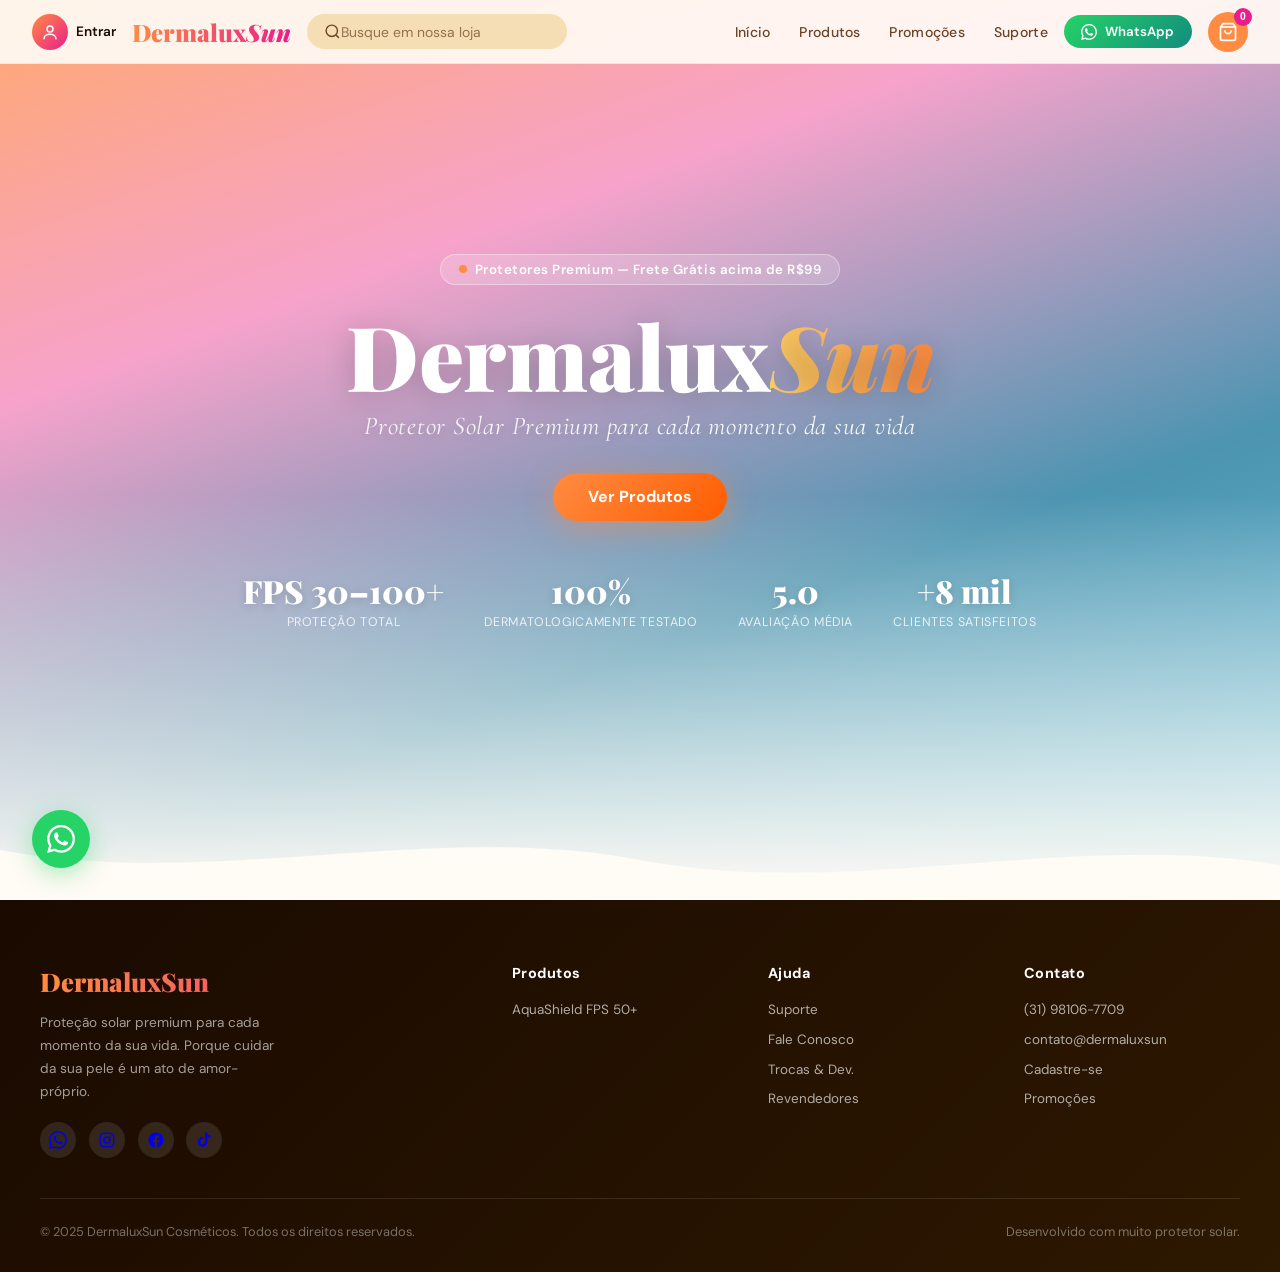
<file: index.html>
<!DOCTYPE html>

<html lang="pt-BR">
<head>

  <meta charset="UTF-8">

  <meta name="viewport" content="width=device-width, initial-scale=1.0">

  <title>DermaluxSun – Protetores Solares Premium</title>


  <link
    href="https://fonts.googleapis.com/css2?family=Playfair+Display:wght@400;700;900&family=DM+Sans:wght@300;400;500;600&family=Cormorant+Garamond:ital,wght@1,400;1,600&display=swap"
    rel="stylesheet"
  >

  <link rel="stylesheet" href="cssDermalux.css">

</head>
<body>

  <header id="topbar">

    <div class="user-menu" id="userMenu">
      <button class="user-chip" id="userChip" onclick="toggleUserMenu(event)"
              aria-haspopup="true" aria-expanded="false" aria-label="Menu da conta">
        <span class="user-dot">
          <svg id="userIcon" width="18" height="18" viewBox="0 0 24 24" fill="none" stroke="currentColor" stroke-width="2" stroke-linecap="round">
            <circle cx="12" cy="8" r="4"/>
            <path d="M4 21c0-4 4-6 8-6s8 2 8 6"/>
          </svg>
          <span id="userInicial" class="oculto"></span>
        </span>
        <span class="user-name" id="userName">Entrar</span>
      </button>
      <div class="user-dropdown" id="userDropdown">
        <div id="menuDeslogado">
          <a href="login.html">Login</a>
          <a href="cadastro.html">Cadastro</a>
        </div>
        <div id="menuLogado" class="oculto">
          <div class="user-dropdown-info" id="userInfo"></div>
          <button type="button" onclick="fazerLogout()">Sair</button>
        </div>
      </div>
    </div>

    <div class="logo" onclick="window.location.href='index.html'">Dermalux<em>Sun</em></div>

    <div class="search-wrap">

      <svg fill="none" viewBox="0 0 24 24" stroke-width="2">
        <circle cx="11" cy="11" r="8"/>
        <path d="m21 21-4.35-4.35"/>
      </svg>
      <input
        type="text"
        id="searchInput"
        placeholder="Busque em nossa loja"
        oninput="filterProducts()"
        aria-label="Buscar produtos"
      />
    </div>

    <nav class="nav" aria-label="Navegação principal">
      <a href="index.html">Início</a>
      <a href="produtos.html">Produtos</a>
      <a href="promocoes.html">Promoções</a>
      <a href="suporte.html">Suporte</a>
      <a href="adicionar.html" class="nav-adicionar oculto">Adicionar</a>
    </nav>

    <a class="btn-wpp" href="https://wa.me/5531981067709" target="_blank" rel="noopener">

      <svg width="16" height="16" viewBox="0 0 24 24" fill="currentColor">
        <path d="M17.472 14.382c-.297-.149-1.758-.867-2.03-.967-.273-.099-.471-.148-.67.15-.197.297-.767.966-.94 1.164-.173.199-.347.223-.644.075-.297-.15-1.255-.463-2.39-1.475-.883-.788-1.48-1.761-1.653-2.059-.173-.297-.018-.458.13-.606.134-.133.298-.347.446-.52.149-.174.198-.298.298-.497.099-.198.05-.371-.025-.52-.075-.149-.669-1.612-.916-2.207-.242-.579-.487-.5-.669-.51-.173-.008-.371-.01-.57-.01-.198 0-.52.074-.792.372-.272.297-1.04 1.016-1.04 2.479 0 1.462 1.065 2.875 1.213 3.074.149.198 2.096 3.2 5.077 4.487.709.306 1.262.489 1.694.625.712.227 1.36.195 1.871.118.571-.085 1.758-.719 2.006-1.413.248-.694.248-1.289.173-1.413-.074-.124-.272-.198-.57-.347m-5.421 7.403h-.004a9.87 9.87 0 01-5.031-1.378l-.361-.214-3.741.982.998-3.648-.235-.374a9.86 9.86 0 01-1.51-5.26c.001-5.45 4.436-9.884 9.888-9.884 2.64 0 5.122 1.03 6.988 2.898a9.825 9.825 0 012.893 6.994c-.003 5.45-4.437 9.884-9.885 9.884m8.413-18.297A11.815 11.815 0 0012.05 0C5.495 0 .16 5.335.157 11.892c0 2.096.547 4.142 1.588 5.945L.057 24l6.305-1.654a11.882 11.882 0 005.683 1.448h.005c6.554 0 11.89-5.335 11.893-11.893a11.821 11.821 0 00-3.48-8.413Z"/>
      </svg>
      WhatsApp
    </a>

    <button class="btn-cart" onclick="toggleCart()" aria-label="Abrir carrinho de compras">
      <svg fill="none" viewBox="0 0 24 24" stroke-width="2">
        <path d="M6 2 3 6v14a2 2 0 002 2h14a2 2 0 002-2V6l-3-4z"/>
        <line x1="3" y1="6" x2="21" y2="6"/>
        <path d="M16 10a4 4 0 01-8 0"/>
      </svg>
      <span class="cart-badge" id="cartBadge">0</span>
    </button>

    <button type="button" class="hamburger" id="hamburger" onclick="toggleMobileNav()"
            aria-label="Abrir menu" aria-expanded="false" aria-controls="mobile-nav">
      <span></span>
      <span></span>
      <span></span>
    </button>

  </header>

  <div id="mobile-nav" onclick="closeMobileNav(event)">
    <div id="mobile-nav-panel">
      <button class="mobile-nav-close" onclick="closeMobileNav()" aria-label="Fechar menu">Fechar</button>

      <div class="logo" style="font-size:1.4rem">Dermalux<em>Sun</em></div>

      <ul class="mobile-nav-links">
        <li><a href="index.html"      onclick="closeMobileNav()">Início</a></li>
        <li><a href="produtos.html"  onclick="closeMobileNav()">Produtos</a></li>
        <li><a href="promocoes.html" onclick="closeMobileNav()">Promoções</a></li>
        <li><a href="suporte.html"   onclick="closeMobileNav()">Suporte</a></li>
        <li class="nav-adicionar oculto"><a href="adicionar.html" onclick="closeMobileNav()">Adicionar</a></li>
      </ul>

      <a class="btn-wpp" style="margin-top:2rem; justify-content:center"
         href="https://wa.me/5531981067709" target="_blank" rel="noopener">
        <svg width="16" height="16" viewBox="0 0 24 24" fill="currentColor">
          <path d="M17.472 14.382c-.297-.149-1.758-.867-2.03-.967-.273-.099-.471-.148-.67.15-.197.297-.767.966-.94 1.164-.173.199-.347.223-.644.075-.297-.15-1.255-.463-2.39-1.475-.883-.788-1.48-1.761-1.653-2.059-.173-.297-.018-.458.13-.606.134-.133.298-.347.446-.52.149-.174.198-.298.298-.497.099-.198.05-.371-.025-.52-.075-.149-.669-1.612-.916-2.207-.242-.579-.487-.5-.669-.51-.173-.008-.371-.01-.57-.01-.198 0-.52.074-.792.372-.272.297-1.04 1.016-1.04 2.479 0 1.462 1.065 2.875 1.213 3.074.149.198 2.096 3.2 5.077 4.487.709.306 1.262.489 1.694.625.712.227 1.36.195 1.871.118.571-.085 1.758-.719 2.006-1.413.248-.694.248-1.289.173-1.413-.074-.124-.272-.198-.57-.347m-5.421 7.403h-.004a9.87 9.87 0 01-5.031-1.378l-.361-.214-3.741.982.998-3.648-.235-.374a9.86 9.86 0 01-1.51-5.26c.001-5.45 4.436-9.884 9.888-9.884 2.64 0 5.122 1.03 6.988 2.898a9.825 9.825 0 012.893 6.994c-.003 5.45-4.437 9.884-9.885 9.884m8.413-18.297A11.815 11.815 0 0012.05 0C5.495 0 .16 5.335.157 11.892c0 2.096.547 4.142 1.588 5.945L.057 24l6.305-1.654a11.882 11.882 0 005.683 1.448h.005c6.554 0 11.89-5.335 11.893-11.893a11.821 11.821 0 00-3.48-8.413Z"/>
        </svg>
        Fale no WhatsApp
      </a>
    </div>
  </div>

  <section id="hero">

    <div class="hero-beach" aria-hidden="true"></div>

    <div class="hero-waves" aria-hidden="true">

      <svg viewBox="0 0 1440 90" xmlns="http://www.w3.org/2000/svg" preserveAspectRatio="none">
        <path class="wave-fill" d="M0,40 C240,80 480,10 720,50 C960,90 1200,20 1440,55 L1440,90 L0,90 Z"/>
      </svg>
    </div>

    <div class="hero-content">

      <div class="hero-badge">
        <span class="hero-badge-dot"></span>
        Protetores Premium — Frete Grátis acima de R$99
      </div>

      <h1 class="hero-title">Dermalux<em>Sun</em></h1>

      <p class="hero-sub">Protetor Solar Premium para cada momento da sua vida</p>

      <div class="hero-ctas">
        <a class="btn-primary" href="produtos.html">Ver Produtos</a>
      </div>

      <div class="hero-stats">
        <div class="hero-stat">
          <div class="hero-stat-num">FPS 30–100+</div>
          <div class="hero-stat-lbl">Proteção Total</div>
        </div>
        <div class="hero-stat">
          <div class="hero-stat-num">100%</div>
          <div class="hero-stat-lbl">Dermatologicamente Testado</div>
        </div>
        <div class="hero-stat">
          <div class="hero-stat-num">5.0</div>
          <div class="hero-stat-lbl">Avaliação Média</div>
        </div>
        <div class="hero-stat">
          <div class="hero-stat-num">+8 mil</div>
          <div class="hero-stat-lbl">Clientes Satisfeitos</div>
        </div>
      </div>

    </div>
  </section>

  <footer>
    <div class="footer-grid">

      <div class="footer-brand">
        <span class="logo-footer">DermaluxSun</span>
        <p>Proteção solar premium para cada momento da sua vida. Porque cuidar da sua pele é um ato de amor-próprio.</p>
        <div class="footer-socials">
          <a class="footer-social" href="https://wa.me/5531981067709" target="_blank" title="WhatsApp" aria-label="WhatsApp">
            <svg width="18" height="18" viewBox="0 0 24 24" fill="currentColor">
              <path d="M17.472 14.382c-.297-.149-1.758-.867-2.03-.967-.273-.099-.471-.148-.67.15-.197.297-.767.966-.94 1.164-.173.199-.347.223-.644.075-.297-.15-1.255-.463-2.39-1.475-.883-.788-1.48-1.761-1.653-2.059-.173-.297-.018-.458.13-.606.134-.133.298-.347.446-.52.149-.174.198-.298.298-.497.099-.198.05-.371-.025-.52-.075-.149-.669-1.612-.916-2.207-.242-.579-.487-.5-.669-.51-.173-.008-.371-.01-.57-.01-.198 0-.52.074-.792.372-.272.297-1.04 1.016-1.04 2.479 0 1.462 1.065 2.875 1.213 3.074.149.198 2.096 3.2 5.077 4.487.709.306 1.262.489 1.694.625.712.227 1.36.195 1.871.118.571-.085 1.758-.719 2.006-1.413.248-.694.248-1.289.173-1.413-.074-.124-.272-.198-.57-.347m-5.421 7.403h-.004a9.87 9.87 0 01-5.031-1.378l-.361-.214-3.741.982.998-3.648-.235-.374a9.86 9.86 0 01-1.51-5.26c.001-5.45 4.436-9.884 9.888-9.884 2.64 0 5.122 1.03 6.988 2.898a9.825 9.825 0 012.893 6.994c-.003 5.45-4.437 9.884-9.885 9.884m8.413-18.297A11.815 11.815 0 0012.05 0C5.495 0 .16 5.335.157 11.892c0 2.096.547 4.142 1.588 5.945L.057 24l6.305-1.654a11.882 11.882 0 005.683 1.448h.005c6.554 0 11.89-5.335 11.893-11.893a11.821 11.821 0 00-3.48-8.413Z"/>
            </svg>
          </a>
          <a class="footer-social" href="#" title="Instagram" aria-label="Instagram">
            <svg width="18" height="18" viewBox="0 0 24 24" fill="none" stroke="currentColor" stroke-width="2">
              <rect x="3" y="3" width="18" height="18" rx="5"/>
              <circle cx="12" cy="12" r="4"/>
              <circle cx="17.5" cy="6.5" r="1" fill="currentColor" stroke="none"/>
            </svg>
          </a>
          <a class="footer-social" href="#" title="Facebook" aria-label="Facebook">
            <svg width="18" height="18" viewBox="0 0 24 24" fill="currentColor">
              <path d="M22 12.06C22 6.53 17.52 2 12 2S2 6.53 2 12.06c0 5 3.66 9.13 8.44 9.94v-7.03H7.9v-2.91h2.54V9.85c0-2.5 1.49-3.89 3.77-3.89 1.09 0 2.24.2 2.24.2v2.46h-1.26c-1.24 0-1.63.77-1.63 1.56v1.88h2.78l-.44 2.91h-2.34V22c4.78-.81 8.44-4.94 8.44-9.94Z"/>
            </svg>
          </a>
          <a class="footer-social" href="#" title="TikTok" aria-label="TikTok">
            <svg width="18" height="18" viewBox="0 0 24 24" fill="currentColor">
              <path d="M16.5 2c.36 2.4 1.8 4.02 4.2 4.2v3.02c-1.42.06-2.68-.36-4.2-1.2v6.62c0 3.5-2.86 6.36-6.36 6.36S3.78 17.94 3.78 14.44s2.86-6.36 6.36-6.36c.36 0 .72.03 1.06.09v3.15a3.2 3.2 0 00-1.06-.18 3.2 3.2 0 100 6.4 3.2 3.2 0 003.2-3.2V2h3.16Z"/>
            </svg>
          </a>
        </div>
      </div>

      <div class="footer-col">
        <h4>Produtos</h4>
        <ul>
          <li><a href="produtos.html">AquaShield FPS 50+</a></li>
        </ul>
      </div>

      <div class="footer-col">
        <h4>Ajuda</h4>
        <ul>
          <li><a href="suporte.html">Suporte</a></li>
          <li><a href="https://wa.me/5531981067709" target="_blank">Fale Conosco</a></li>
          <li><a href="suporte.html">Trocas &amp; Dev.</a></li>
          <li><a href="suporte.html">Revendedores</a></li>
        </ul>
      </div>

      <div class="footer-col">
        <h4>Contato</h4>
        <ul>
          <li><a href="https://wa.me/5531981067709">(31) 98106-7709</a></li>
          <li><a href="mailto:contato@dermaluxsun.com.br">contato@dermaluxsun</a></li>
          <li><a href="cadastro.html">Cadastre-se</a></li>
          <li><a href="promocoes.html">Promoções</a></li>
        </ul>
      </div>

    </div>

    <div class="footer-bottom">
      <span>© 2025 DermaluxSun Cosméticos. Todos os direitos reservados.</span>
      <span>Desenvolvido com muito protetor solar.</span>
    </div>
  </footer>

  <div id="cart-overlay" onclick="handleCartOverlayClick(event)" role="dialog" aria-label="Carrinho de compras">
    <div id="cart-drawer">

      <div class="cart-header">
        <h3>Seu Carrinho</h3>
        <button class="cart-close" onclick="toggleCart()" aria-label="Fechar carrinho">Fechar</button>
      </div>

      <div class="cart-items" id="cartItems">
        <div class="cart-empty">
          <div class="cart-empty-icon"></div>
          <div>Carrinho vazio — adicione produtos!</div>
        </div>
      </div>

      <div class="cart-footer">
        <div class="cart-total" id="cartDiscountRow" style="display:none">
          <span class="cart-total-label">Desconto do cupom</span>
          <span class="cart-total-val" id="cartDiscount">− R$ 0,00</span>
        </div>
        <div class="cart-total">
          <span class="cart-total-label">Total</span>
          <span class="cart-total-val" id="cartTotal">R$ 0,00</span>
        </div>
        <div class="cart-coupon">
          <input type="text" id="cupomInput" placeholder="Código do cupom" aria-label="Código do cupom"
                 onkeydown="if (event.key === 'Enter') { aplicarCupomDigitado(); }" />
          <button class="btn-aplicar" onclick="aplicarCupomDigitado()">Aplicar cupom</button>
        </div>
        <button class="cart-coupon-remove" id="cupomRemover" onclick="removerCupom()" style="display:none"></button>
        <button class="btn-checkout" onclick="checkout()">

          <svg width="20" height="20" viewBox="0 0 24 24" fill="currentColor">
            <path d="M17.472 14.382c-.297-.149-1.758-.867-2.03-.967-.273-.099-.471-.148-.67.15-.197.297-.767.966-.94 1.164-.173.199-.347.223-.644.075-.297-.15-1.255-.463-2.39-1.475-.883-.788-1.48-1.761-1.653-2.059-.173-.297-.018-.458.13-.606.134-.133.298-.347.446-.52.149-.174.198-.298.298-.497.099-.198.05-.371-.025-.52-.075-.149-.669-1.612-.916-2.207-.242-.579-.487-.5-.669-.51-.173-.008-.371-.01-.57-.01-.198 0-.52.074-.792.372-.272.297-1.04 1.016-1.04 2.479 0 1.462 1.065 2.875 1.213 3.074.149.198 2.096 3.2 5.077 4.487.709.306 1.262.489 1.694.625.712.227 1.36.195 1.871.118.571-.085 1.758-.719 2.006-1.413.248-.694.248-1.289.173-1.413-.074-.124-.272-.198-.57-.347m-5.421 7.403h-.004a9.87 9.87 0 01-5.031-1.378l-.361-.214-3.741.982.998-3.648-.235-.374a9.86 9.86 0 01-1.51-5.26c.001-5.45 4.436-9.884 9.888-9.884 2.64 0 5.122 1.03 6.988 2.898a9.825 9.825 0 012.893 6.994c-.003 5.45-4.437 9.884-9.885 9.884m8.413-18.297A11.815 11.815 0 0012.05 0C5.495 0 .16 5.335.157 11.892c0 2.096.547 4.142 1.588 5.945L.057 24l6.305-1.654a11.882 11.882 0 005.683 1.448h.005c6.554 0 11.89-5.335 11.893-11.893a11.821 11.821 0 00-3.48-8.413Z"/>
          </svg>
          Finalizar pelo WhatsApp
        </button>
      </div>

    </div>
  </div>

  <div id="toast" role="alert" aria-live="polite">
    <span id="toastMsg">Produto adicionado!</span>
  </div>

  <a id="wpp-float"
     href="https://wa.me/5531981067709"
     target="_blank"
     rel="noopener"
     title="Fale no WhatsApp"
     aria-label="Abrir WhatsApp para suporte">
    <svg width="28" height="28" viewBox="0 0 24 24" fill="currentColor">
      <path d="M17.472 14.382c-.297-.149-1.758-.867-2.03-.967-.273-.099-.471-.148-.67.15-.197.297-.767.966-.94 1.164-.173.199-.347.223-.644.075-.297-.15-1.255-.463-2.39-1.475-.883-.788-1.48-1.761-1.653-2.059-.173-.297-.018-.458.13-.606.134-.133.298-.347.446-.52.149-.174.198-.298.298-.497.099-.198.05-.371-.025-.52-.075-.149-.669-1.612-.916-2.207-.242-.579-.487-.5-.669-.51-.173-.008-.371-.01-.57-.01-.198 0-.52.074-.792.372-.272.297-1.04 1.016-1.04 2.479 0 1.462 1.065 2.875 1.213 3.074.149.198 2.096 3.2 5.077 4.487.709.306 1.262.489 1.694.625.712.227 1.36.195 1.871.118.571-.085 1.758-.719 2.006-1.413.248-.694.248-1.289.173-1.413-.074-.124-.272-.198-.57-.347m-5.421 7.403h-.004a9.87 9.87 0 01-5.031-1.378l-.361-.214-3.741.982.998-3.648-.235-.374a9.86 9.86 0 01-1.51-5.26c.001-5.45 4.436-9.884 9.888-9.884 2.64 0 5.122 1.03 6.988 2.898a9.825 9.825 0 012.893 6.994c-.003 5.45-4.437 9.884-9.885 9.884m8.413-18.297A11.815 11.815 0 0012.05 0C5.495 0 .16 5.335.157 11.892c0 2.096.547 4.142 1.588 5.945L.057 24l6.305-1.654a11.882 11.882 0 005.683 1.448h.005c6.554 0 11.89-5.335 11.893-11.893a11.821 11.821 0 00-3.48-8.413Z"/>
    </svg>
  </a>


  <script src="jsLayout.js"></script>
  <script src="jsToast.js"></script>
  <script src="jsCarrinho.js"></script>
  <script src="jsCupom.js"></script>
  <script src="jsProdutos.js"></script>
  <script src="jsCadastro.js"></script>
  <script src="jsSessao.js"></script>
  <script src="jsInit.js"></script>

</body>
</html>
</file>
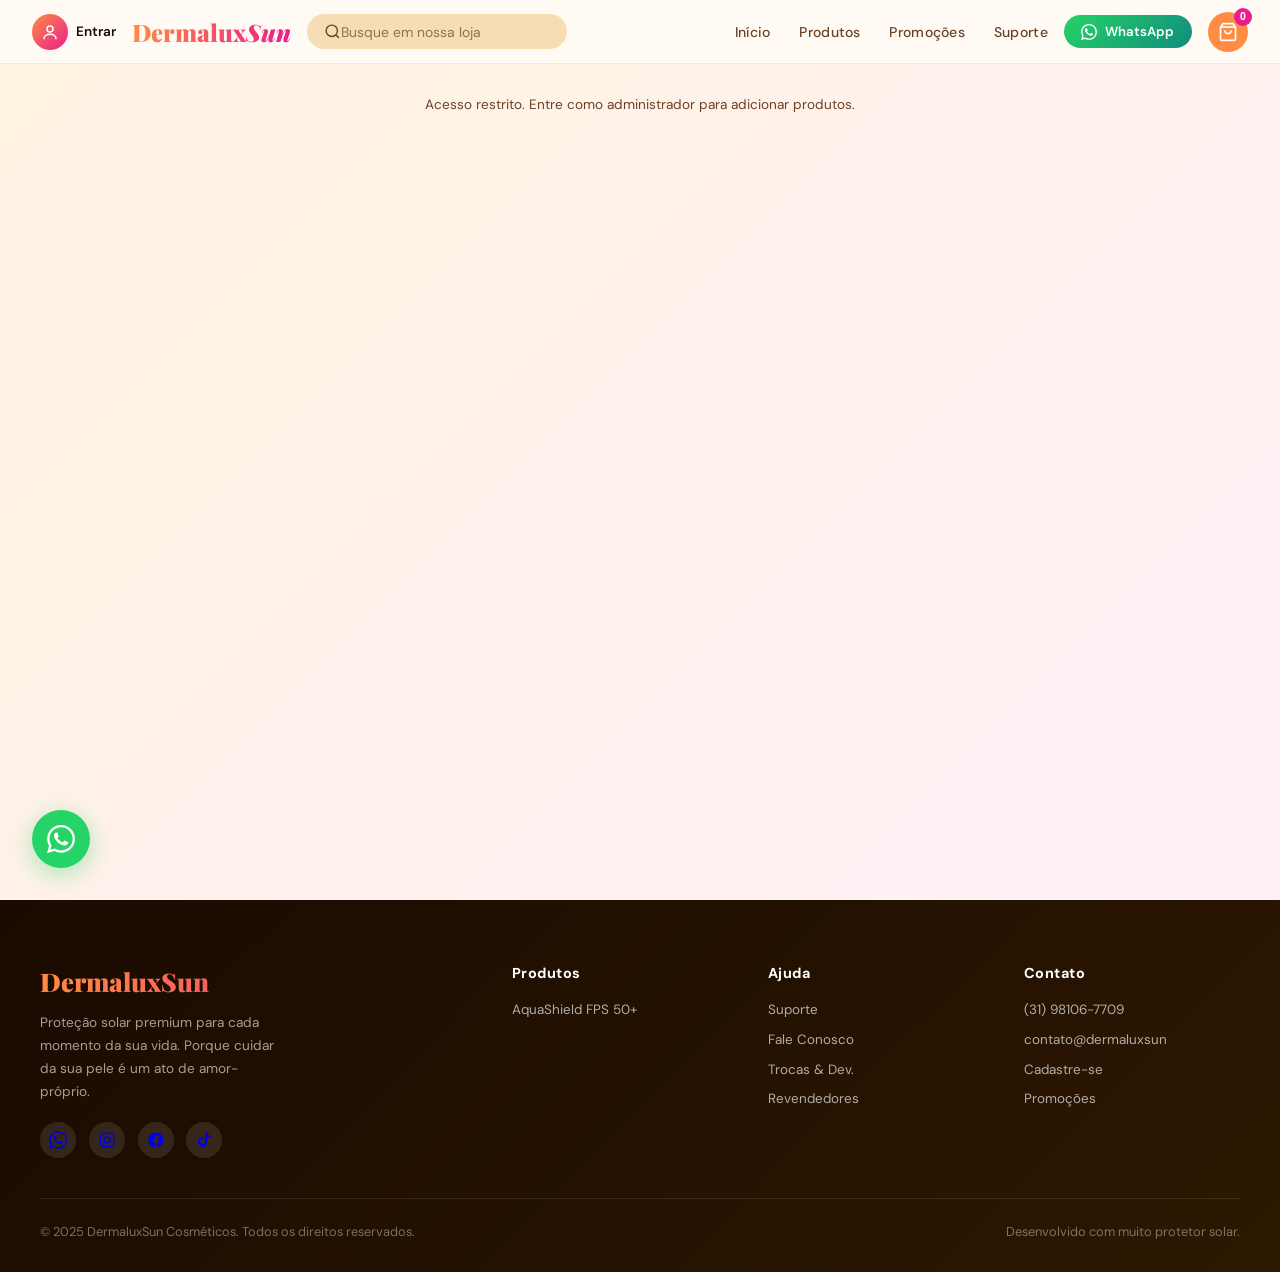
<file: adicionar.html>
<!DOCTYPE html>

<html lang="pt-BR">
<head>

  <meta charset="UTF-8">

  <meta name="viewport" content="width=device-width, initial-scale=1.0">

  <title>Adicionar produto – DermaluxSun</title>


  <link
    href="https://fonts.googleapis.com/css2?family=Playfair+Display:wght@400;700;900&family=DM+Sans:wght@300;400;500;600&family=Cormorant+Garamond:ital,wght@1,400;1,600&display=swap"
    rel="stylesheet"
  >

  <link rel="stylesheet" href="cssDermalux.css">

</head>
<body>

  <header id="topbar">

    <div class="user-menu" id="userMenu">
      <button class="user-chip" id="userChip" onclick="toggleUserMenu(event)"
              aria-haspopup="true" aria-expanded="false" aria-label="Menu da conta">
        <span class="user-dot">
          <svg id="userIcon" width="18" height="18" viewBox="0 0 24 24" fill="none" stroke="currentColor" stroke-width="2" stroke-linecap="round">
            <circle cx="12" cy="8" r="4"/>
            <path d="M4 21c0-4 4-6 8-6s8 2 8 6"/>
          </svg>
          <span id="userInicial" class="oculto"></span>
        </span>
        <span class="user-name" id="userName">Entrar</span>
      </button>
      <div class="user-dropdown" id="userDropdown">
        <div id="menuDeslogado">
          <a href="login.html">Login</a>
          <a href="cadastro.html">Cadastro</a>
        </div>
        <div id="menuLogado" class="oculto">
          <div class="user-dropdown-info" id="userInfo"></div>
          <button type="button" onclick="fazerLogout()">Sair</button>
        </div>
      </div>
    </div>

    <div class="logo" onclick="window.location.href='index.html'">Dermalux<em>Sun</em></div>

    <div class="search-wrap">

      <svg fill="none" viewBox="0 0 24 24" stroke-width="2">
        <circle cx="11" cy="11" r="8"/>
        <path d="m21 21-4.35-4.35"/>
      </svg>
      <input
        type="text"
        id="searchInput"
        placeholder="Busque em nossa loja"
        oninput="filterProducts()"
        aria-label="Buscar produtos"
      />
    </div>

    <nav class="nav" aria-label="Navegação principal">
      <a href="index.html">Início</a>
      <a href="produtos.html">Produtos</a>
      <a href="promocoes.html">Promoções</a>
      <a href="suporte.html">Suporte</a>
      <a href="adicionar.html" class="nav-adicionar oculto">Adicionar</a>
    </nav>

    <a class="btn-wpp" href="https://wa.me/5531981067709" target="_blank" rel="noopener">

      <svg width="16" height="16" viewBox="0 0 24 24" fill="currentColor">
        <path d="M17.472 14.382c-.297-.149-1.758-.867-2.03-.967-.273-.099-.471-.148-.67.15-.197.297-.767.966-.94 1.164-.173.199-.347.223-.644.075-.297-.15-1.255-.463-2.39-1.475-.883-.788-1.48-1.761-1.653-2.059-.173-.297-.018-.458.13-.606.134-.133.298-.347.446-.52.149-.174.198-.298.298-.497.099-.198.05-.371-.025-.52-.075-.149-.669-1.612-.916-2.207-.242-.579-.487-.5-.669-.51-.173-.008-.371-.01-.57-.01-.198 0-.52.074-.792.372-.272.297-1.04 1.016-1.04 2.479 0 1.462 1.065 2.875 1.213 3.074.149.198 2.096 3.2 5.077 4.487.709.306 1.262.489 1.694.625.712.227 1.36.195 1.871.118.571-.085 1.758-.719 2.006-1.413.248-.694.248-1.289.173-1.413-.074-.124-.272-.198-.57-.347m-5.421 7.403h-.004a9.87 9.87 0 01-5.031-1.378l-.361-.214-3.741.982.998-3.648-.235-.374a9.86 9.86 0 01-1.51-5.26c.001-5.45 4.436-9.884 9.888-9.884 2.64 0 5.122 1.03 6.988 2.898a9.825 9.825 0 012.893 6.994c-.003 5.45-4.437 9.884-9.885 9.884m8.413-18.297A11.815 11.815 0 0012.05 0C5.495 0 .16 5.335.157 11.892c0 2.096.547 4.142 1.588 5.945L.057 24l6.305-1.654a11.882 11.882 0 005.683 1.448h.005c6.554 0 11.89-5.335 11.893-11.893a11.821 11.821 0 00-3.48-8.413Z"/>
      </svg>
      WhatsApp
    </a>

    <button class="btn-cart" onclick="toggleCart()" aria-label="Abrir carrinho de compras">
      <svg fill="none" viewBox="0 0 24 24" stroke-width="2">
        <path d="M6 2 3 6v14a2 2 0 002 2h14a2 2 0 002-2V6l-3-4z"/>
        <line x1="3" y1="6" x2="21" y2="6"/>
        <path d="M16 10a4 4 0 01-8 0"/>
      </svg>
      <span class="cart-badge" id="cartBadge">0</span>
    </button>

    <button type="button" class="hamburger" id="hamburger" onclick="toggleMobileNav()"
            aria-label="Abrir menu" aria-expanded="false" aria-controls="mobile-nav">
      <span></span>
      <span></span>
      <span></span>
    </button>

  </header>

  <div id="mobile-nav" onclick="closeMobileNav(event)">
    <div id="mobile-nav-panel">
      <button class="mobile-nav-close" onclick="closeMobileNav()" aria-label="Fechar menu">Fechar</button>

      <div class="logo" style="font-size:1.4rem">Dermalux<em>Sun</em></div>

      <ul class="mobile-nav-links">
        <li><a href="index.html"      onclick="closeMobileNav()">Início</a></li>
        <li><a href="produtos.html"  onclick="closeMobileNav()">Produtos</a></li>
        <li><a href="promocoes.html" onclick="closeMobileNav()">Promoções</a></li>
        <li><a href="suporte.html"   onclick="closeMobileNav()">Suporte</a></li>
        <li class="nav-adicionar oculto"><a href="adicionar.html" onclick="closeMobileNav()">Adicionar</a></li>
      </ul>

      <a class="btn-wpp" style="margin-top:2rem; justify-content:center"
         href="https://wa.me/5531981067709" target="_blank" rel="noopener">
        <svg width="16" height="16" viewBox="0 0 24 24" fill="currentColor">
          <path d="M17.472 14.382c-.297-.149-1.758-.867-2.03-.967-.273-.099-.471-.148-.67.15-.197.297-.767.966-.94 1.164-.173.199-.347.223-.644.075-.297-.15-1.255-.463-2.39-1.475-.883-.788-1.48-1.761-1.653-2.059-.173-.297-.018-.458.13-.606.134-.133.298-.347.446-.52.149-.174.198-.298.298-.497.099-.198.05-.371-.025-.52-.075-.149-.669-1.612-.916-2.207-.242-.579-.487-.5-.669-.51-.173-.008-.371-.01-.57-.01-.198 0-.52.074-.792.372-.272.297-1.04 1.016-1.04 2.479 0 1.462 1.065 2.875 1.213 3.074.149.198 2.096 3.2 5.077 4.487.709.306 1.262.489 1.694.625.712.227 1.36.195 1.871.118.571-.085 1.758-.719 2.006-1.413.248-.694.248-1.289.173-1.413-.074-.124-.272-.198-.57-.347m-5.421 7.403h-.004a9.87 9.87 0 01-5.031-1.378l-.361-.214-3.741.982.998-3.648-.235-.374a9.86 9.86 0 01-1.51-5.26c.001-5.45 4.436-9.884 9.888-9.884 2.64 0 5.122 1.03 6.988 2.898a9.825 9.825 0 012.893 6.994c-.003 5.45-4.437 9.884-9.885 9.884m8.413-18.297A11.815 11.815 0 0012.05 0C5.495 0 .16 5.335.157 11.892c0 2.096.547 4.142 1.588 5.945L.057 24l6.305-1.654a11.882 11.882 0 005.683 1.448h.005c6.554 0 11.89-5.335 11.893-11.893a11.821 11.821 0 00-3.48-8.413Z"/>
        </svg>
        Fale no WhatsApp
      </a>
    </div>
  </div>

  <section id="login">
    <div style="max-width:1100px; margin:0 auto">
      <p id="adicionarAviso" class="form-link" style="margin-bottom:1rem">Verificando permissão...</p>
      <form class="register-wrap oculto" id="produtoForm" onsubmit="handleAdicionarSubmit(event)">
        <div class="section-tag">Área do administrador</div>
        <h2 class="section-title" style="font-size:1.8rem; margin-bottom:1.2rem">Adicionar <em>produto</em></h2>
        <div class="form-group">
          <label for="prod-nome">Nome</label>
          <input type="text" id="prod-nome" placeholder="Ex.: SprayGlow FPS 30"/>
        </div>
        <div class="form-group">
          <label for="prod-descricao">Descrição</label>
          <textarea id="prod-descricao" placeholder="Descreva o produto"></textarea>
        </div>
        <div class="form-group">
          <label for="prod-preco">Preço (R$)</label>
          <input type="text" id="prod-preco" inputmode="decimal" placeholder="59,90"/>
        </div>
        <div class="form-group">
          <label for="prod-foto">Foto</label>
          <input type="file" id="prod-foto" accept="image/png, image/jpeg, image/webp"/>
        </div>
        <button type="submit" class="btn-register">Adicionar produto</button>
        <p class="form-link"><a href="produtos.html">Ver página de produtos</a></p>
      </form>
    </div>
  </section>

  <footer>
    <div class="footer-grid">

      <div class="footer-brand">
        <span class="logo-footer">DermaluxSun</span>
        <p>Proteção solar premium para cada momento da sua vida. Porque cuidar da sua pele é um ato de amor-próprio.</p>
        <div class="footer-socials">
          <a class="footer-social" href="https://wa.me/5531981067709" target="_blank" title="WhatsApp" aria-label="WhatsApp">
            <svg width="18" height="18" viewBox="0 0 24 24" fill="currentColor">
              <path d="M17.472 14.382c-.297-.149-1.758-.867-2.03-.967-.273-.099-.471-.148-.67.15-.197.297-.767.966-.94 1.164-.173.199-.347.223-.644.075-.297-.15-1.255-.463-2.39-1.475-.883-.788-1.48-1.761-1.653-2.059-.173-.297-.018-.458.13-.606.134-.133.298-.347.446-.52.149-.174.198-.298.298-.497.099-.198.05-.371-.025-.52-.075-.149-.669-1.612-.916-2.207-.242-.579-.487-.5-.669-.51-.173-.008-.371-.01-.57-.01-.198 0-.52.074-.792.372-.272.297-1.04 1.016-1.04 2.479 0 1.462 1.065 2.875 1.213 3.074.149.198 2.096 3.2 5.077 4.487.709.306 1.262.489 1.694.625.712.227 1.36.195 1.871.118.571-.085 1.758-.719 2.006-1.413.248-.694.248-1.289.173-1.413-.074-.124-.272-.198-.57-.347m-5.421 7.403h-.004a9.87 9.87 0 01-5.031-1.378l-.361-.214-3.741.982.998-3.648-.235-.374a9.86 9.86 0 01-1.51-5.26c.001-5.45 4.436-9.884 9.888-9.884 2.64 0 5.122 1.03 6.988 2.898a9.825 9.825 0 012.893 6.994c-.003 5.45-4.437 9.884-9.885 9.884m8.413-18.297A11.815 11.815 0 0012.05 0C5.495 0 .16 5.335.157 11.892c0 2.096.547 4.142 1.588 5.945L.057 24l6.305-1.654a11.882 11.882 0 005.683 1.448h.005c6.554 0 11.89-5.335 11.893-11.893a11.821 11.821 0 00-3.48-8.413Z"/>
            </svg>
          </a>
          <a class="footer-social" href="#" title="Instagram" aria-label="Instagram">
            <svg width="18" height="18" viewBox="0 0 24 24" fill="none" stroke="currentColor" stroke-width="2">
              <rect x="3" y="3" width="18" height="18" rx="5"/>
              <circle cx="12" cy="12" r="4"/>
              <circle cx="17.5" cy="6.5" r="1" fill="currentColor" stroke="none"/>
            </svg>
          </a>
          <a class="footer-social" href="#" title="Facebook" aria-label="Facebook">
            <svg width="18" height="18" viewBox="0 0 24 24" fill="currentColor">
              <path d="M22 12.06C22 6.53 17.52 2 12 2S2 6.53 2 12.06c0 5 3.66 9.13 8.44 9.94v-7.03H7.9v-2.91h2.54V9.85c0-2.5 1.49-3.89 3.77-3.89 1.09 0 2.24.2 2.24.2v2.46h-1.26c-1.24 0-1.63.77-1.63 1.56v1.88h2.78l-.44 2.91h-2.34V22c4.78-.81 8.44-4.94 8.44-9.94Z"/>
            </svg>
          </a>
          <a class="footer-social" href="#" title="TikTok" aria-label="TikTok">
            <svg width="18" height="18" viewBox="0 0 24 24" fill="currentColor">
              <path d="M16.5 2c.36 2.4 1.8 4.02 4.2 4.2v3.02c-1.42.06-2.68-.36-4.2-1.2v6.62c0 3.5-2.86 6.36-6.36 6.36S3.78 17.94 3.78 14.44s2.86-6.36 6.36-6.36c.36 0 .72.03 1.06.09v3.15a3.2 3.2 0 00-1.06-.18 3.2 3.2 0 100 6.4 3.2 3.2 0 003.2-3.2V2h3.16Z"/>
            </svg>
          </a>
        </div>
      </div>

      <div class="footer-col">
        <h4>Produtos</h4>
        <ul>
          <li><a href="produtos.html">AquaShield FPS 50+</a></li>
        </ul>
      </div>

      <div class="footer-col">
        <h4>Ajuda</h4>
        <ul>
          <li><a href="suporte.html">Suporte</a></li>
          <li><a href="https://wa.me/5531981067709" target="_blank">Fale Conosco</a></li>
          <li><a href="suporte.html">Trocas &amp; Dev.</a></li>
          <li><a href="suporte.html">Revendedores</a></li>
        </ul>
      </div>

      <div class="footer-col">
        <h4>Contato</h4>
        <ul>
          <li><a href="https://wa.me/5531981067709">(31) 98106-7709</a></li>
          <li><a href="mailto:contato@dermaluxsun.com.br">contato@dermaluxsun</a></li>
          <li><a href="cadastro.html">Cadastre-se</a></li>
          <li><a href="promocoes.html">Promoções</a></li>
        </ul>
      </div>

    </div>

    <div class="footer-bottom">
      <span>© 2025 DermaluxSun Cosméticos. Todos os direitos reservados.</span>
      <span>Desenvolvido com muito protetor solar.</span>
    </div>
  </footer>

  <div id="cart-overlay" onclick="handleCartOverlayClick(event)" role="dialog" aria-label="Carrinho de compras">
    <div id="cart-drawer">

      <div class="cart-header">
        <h3>Seu Carrinho</h3>
        <button class="cart-close" onclick="toggleCart()" aria-label="Fechar carrinho">Fechar</button>
      </div>

      <div class="cart-items" id="cartItems">
        <div class="cart-empty">
          <div class="cart-empty-icon"></div>
          <div>Carrinho vazio — adicione produtos!</div>
        </div>
      </div>

      <div class="cart-footer">
        <div class="cart-total" id="cartDiscountRow" style="display:none">
          <span class="cart-total-label">Desconto do cupom</span>
          <span class="cart-total-val" id="cartDiscount">− R$ 0,00</span>
        </div>
        <div class="cart-total">
          <span class="cart-total-label">Total</span>
          <span class="cart-total-val" id="cartTotal">R$ 0,00</span>
        </div>
        <div class="cart-coupon">
          <input type="text" id="cupomInput" placeholder="Código do cupom" aria-label="Código do cupom"
                 onkeydown="if (event.key === 'Enter') { aplicarCupomDigitado(); }" />
          <button class="btn-aplicar" onclick="aplicarCupomDigitado()">Aplicar cupom</button>
        </div>
        <button class="cart-coupon-remove" id="cupomRemover" onclick="removerCupom()" style="display:none"></button>
        <button class="btn-checkout" onclick="checkout()">

          <svg width="20" height="20" viewBox="0 0 24 24" fill="currentColor">
            <path d="M17.472 14.382c-.297-.149-1.758-.867-2.03-.967-.273-.099-.471-.148-.67.15-.197.297-.767.966-.94 1.164-.173.199-.347.223-.644.075-.297-.15-1.255-.463-2.39-1.475-.883-.788-1.48-1.761-1.653-2.059-.173-.297-.018-.458.13-.606.134-.133.298-.347.446-.52.149-.174.198-.298.298-.497.099-.198.05-.371-.025-.52-.075-.149-.669-1.612-.916-2.207-.242-.579-.487-.5-.669-.51-.173-.008-.371-.01-.57-.01-.198 0-.52.074-.792.372-.272.297-1.04 1.016-1.04 2.479 0 1.462 1.065 2.875 1.213 3.074.149.198 2.096 3.2 5.077 4.487.709.306 1.262.489 1.694.625.712.227 1.36.195 1.871.118.571-.085 1.758-.719 2.006-1.413.248-.694.248-1.289.173-1.413-.074-.124-.272-.198-.57-.347m-5.421 7.403h-.004a9.87 9.87 0 01-5.031-1.378l-.361-.214-3.741.982.998-3.648-.235-.374a9.86 9.86 0 01-1.51-5.26c.001-5.45 4.436-9.884 9.888-9.884 2.64 0 5.122 1.03 6.988 2.898a9.825 9.825 0 012.893 6.994c-.003 5.45-4.437 9.884-9.885 9.884m8.413-18.297A11.815 11.815 0 0012.05 0C5.495 0 .16 5.335.157 11.892c0 2.096.547 4.142 1.588 5.945L.057 24l6.305-1.654a11.882 11.882 0 005.683 1.448h.005c6.554 0 11.89-5.335 11.893-11.893a11.821 11.821 0 00-3.48-8.413Z"/>
          </svg>
          Finalizar pelo WhatsApp
        </button>
      </div>

    </div>
  </div>

  <div id="toast" role="alert" aria-live="polite">
    <span id="toastMsg">Produto adicionado!</span>
  </div>

  <a id="wpp-float"
     href="https://wa.me/5531981067709"
     target="_blank"
     rel="noopener"
     title="Fale no WhatsApp"
     aria-label="Abrir WhatsApp para suporte">
    <svg width="28" height="28" viewBox="0 0 24 24" fill="currentColor">
      <path d="M17.472 14.382c-.297-.149-1.758-.867-2.03-.967-.273-.099-.471-.148-.67.15-.197.297-.767.966-.94 1.164-.173.199-.347.223-.644.075-.297-.15-1.255-.463-2.39-1.475-.883-.788-1.48-1.761-1.653-2.059-.173-.297-.018-.458.13-.606.134-.133.298-.347.446-.52.149-.174.198-.298.298-.497.099-.198.05-.371-.025-.52-.075-.149-.669-1.612-.916-2.207-.242-.579-.487-.5-.669-.51-.173-.008-.371-.01-.57-.01-.198 0-.52.074-.792.372-.272.297-1.04 1.016-1.04 2.479 0 1.462 1.065 2.875 1.213 3.074.149.198 2.096 3.2 5.077 4.487.709.306 1.262.489 1.694.625.712.227 1.36.195 1.871.118.571-.085 1.758-.719 2.006-1.413.248-.694.248-1.289.173-1.413-.074-.124-.272-.198-.57-.347m-5.421 7.403h-.004a9.87 9.87 0 01-5.031-1.378l-.361-.214-3.741.982.998-3.648-.235-.374a9.86 9.86 0 01-1.51-5.26c.001-5.45 4.436-9.884 9.888-9.884 2.64 0 5.122 1.03 6.988 2.898a9.825 9.825 0 012.893 6.994c-.003 5.45-4.437 9.884-9.885 9.884m8.413-18.297A11.815 11.815 0 0012.05 0C5.495 0 .16 5.335.157 11.892c0 2.096.547 4.142 1.588 5.945L.057 24l6.305-1.654a11.882 11.882 0 005.683 1.448h.005c6.554 0 11.89-5.335 11.893-11.893a11.821 11.821 0 00-3.48-8.413Z"/>
    </svg>
  </a>


  <script src="jsLayout.js"></script>
  <script src="jsToast.js"></script>
  <script src="jsCarrinho.js"></script>
  <script src="jsCupom.js"></script>
  <script src="jsProdutos.js"></script>
  <script src="jsCadastro.js"></script>
  <script src="jsAdicionar.js"></script>
  <script src="jsSessao.js"></script>
  <script src="jsInit.js"></script>

</body>
</html>
</file>
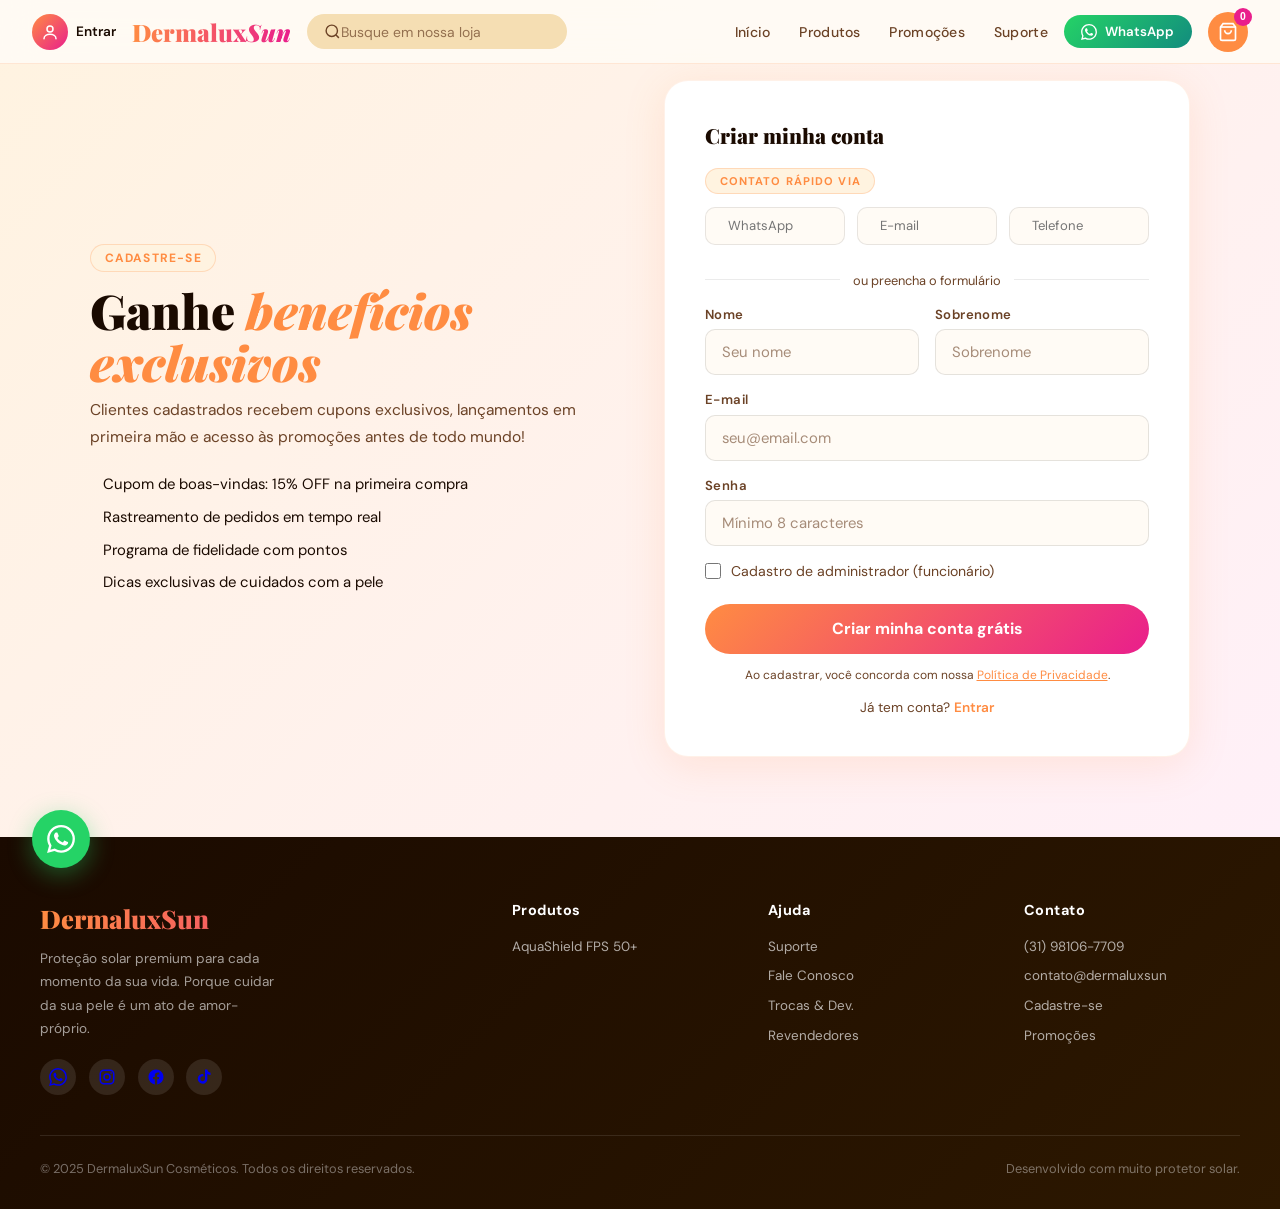
<file: cadastro.html>
<!DOCTYPE html>

<html lang="pt-BR">
<head>

  <meta charset="UTF-8">

  <meta name="viewport" content="width=device-width, initial-scale=1.0">

  <title>DermaluxSun – Protetores Solares Premium</title>


  <link
    href="https://fonts.googleapis.com/css2?family=Playfair+Display:wght@400;700;900&family=DM+Sans:wght@300;400;500;600&family=Cormorant+Garamond:ital,wght@1,400;1,600&display=swap"
    rel="stylesheet"
  >

  <link rel="stylesheet" href="cssDermalux.css">

</head>
<body>

  <header id="topbar">

    <div class="user-menu" id="userMenu">
      <button class="user-chip" id="userChip" onclick="toggleUserMenu(event)"
              aria-haspopup="true" aria-expanded="false" aria-label="Menu da conta">
        <span class="user-dot">
          <svg id="userIcon" width="18" height="18" viewBox="0 0 24 24" fill="none" stroke="currentColor" stroke-width="2" stroke-linecap="round">
            <circle cx="12" cy="8" r="4"/>
            <path d="M4 21c0-4 4-6 8-6s8 2 8 6"/>
          </svg>
          <span id="userInicial" class="oculto"></span>
        </span>
        <span class="user-name" id="userName">Entrar</span>
      </button>
      <div class="user-dropdown" id="userDropdown">
        <div id="menuDeslogado">
          <a href="login.html">Login</a>
          <a href="cadastro.html">Cadastro</a>
        </div>
        <div id="menuLogado" class="oculto">
          <div class="user-dropdown-info" id="userInfo"></div>
          <button type="button" onclick="fazerLogout()">Sair</button>
        </div>
      </div>
    </div>

    <div class="logo" onclick="window.location.href='index.html'">Dermalux<em>Sun</em></div>

    <div class="search-wrap">

      <svg fill="none" viewBox="0 0 24 24" stroke-width="2">
        <circle cx="11" cy="11" r="8"/>
        <path d="m21 21-4.35-4.35"/>
      </svg>
      <input
        type="text"
        id="searchInput"
        placeholder="Busque em nossa loja"
        oninput="filterProducts()"
        aria-label="Buscar produtos"
      />
    </div>

    <nav class="nav" aria-label="Navegação principal">
      <a href="index.html">Início</a>
      <a href="produtos.html">Produtos</a>
      <a href="promocoes.html">Promoções</a>
      <a href="suporte.html">Suporte</a>
      <a href="adicionar.html" class="nav-adicionar oculto">Adicionar</a>
    </nav>

    <a class="btn-wpp" href="https://wa.me/5531981067709" target="_blank" rel="noopener">

      <svg width="16" height="16" viewBox="0 0 24 24" fill="currentColor">
        <path d="M17.472 14.382c-.297-.149-1.758-.867-2.03-.967-.273-.099-.471-.148-.67.15-.197.297-.767.966-.94 1.164-.173.199-.347.223-.644.075-.297-.15-1.255-.463-2.39-1.475-.883-.788-1.48-1.761-1.653-2.059-.173-.297-.018-.458.13-.606.134-.133.298-.347.446-.52.149-.174.198-.298.298-.497.099-.198.05-.371-.025-.52-.075-.149-.669-1.612-.916-2.207-.242-.579-.487-.5-.669-.51-.173-.008-.371-.01-.57-.01-.198 0-.52.074-.792.372-.272.297-1.04 1.016-1.04 2.479 0 1.462 1.065 2.875 1.213 3.074.149.198 2.096 3.2 5.077 4.487.709.306 1.262.489 1.694.625.712.227 1.36.195 1.871.118.571-.085 1.758-.719 2.006-1.413.248-.694.248-1.289.173-1.413-.074-.124-.272-.198-.57-.347m-5.421 7.403h-.004a9.87 9.87 0 01-5.031-1.378l-.361-.214-3.741.982.998-3.648-.235-.374a9.86 9.86 0 01-1.51-5.26c.001-5.45 4.436-9.884 9.888-9.884 2.64 0 5.122 1.03 6.988 2.898a9.825 9.825 0 012.893 6.994c-.003 5.45-4.437 9.884-9.885 9.884m8.413-18.297A11.815 11.815 0 0012.05 0C5.495 0 .16 5.335.157 11.892c0 2.096.547 4.142 1.588 5.945L.057 24l6.305-1.654a11.882 11.882 0 005.683 1.448h.005c6.554 0 11.89-5.335 11.893-11.893a11.821 11.821 0 00-3.48-8.413Z"/>
      </svg>
      WhatsApp
    </a>

    <button class="btn-cart" onclick="toggleCart()" aria-label="Abrir carrinho de compras">
      <svg fill="none" viewBox="0 0 24 24" stroke-width="2">
        <path d="M6 2 3 6v14a2 2 0 002 2h14a2 2 0 002-2V6l-3-4z"/>
        <line x1="3" y1="6" x2="21" y2="6"/>
        <path d="M16 10a4 4 0 01-8 0"/>
      </svg>
      <span class="cart-badge" id="cartBadge">0</span>
    </button>

    <button type="button" class="hamburger" id="hamburger" onclick="toggleMobileNav()"
            aria-label="Abrir menu" aria-expanded="false" aria-controls="mobile-nav">
      <span></span>
      <span></span>
      <span></span>
    </button>

  </header>

  <div id="mobile-nav" onclick="closeMobileNav(event)">
    <div id="mobile-nav-panel">
      <button class="mobile-nav-close" onclick="closeMobileNav()" aria-label="Fechar menu">Fechar</button>

      <div class="logo" style="font-size:1.4rem">Dermalux<em>Sun</em></div>

      <ul class="mobile-nav-links">
        <li><a href="index.html"      onclick="closeMobileNav()">Início</a></li>
        <li><a href="produtos.html"  onclick="closeMobileNav()">Produtos</a></li>
        <li><a href="promocoes.html" onclick="closeMobileNav()">Promoções</a></li>
        <li><a href="suporte.html"   onclick="closeMobileNav()">Suporte</a></li>
        <li class="nav-adicionar oculto"><a href="adicionar.html" onclick="closeMobileNav()">Adicionar</a></li>
      </ul>

      <a class="btn-wpp" style="margin-top:2rem; justify-content:center"
         href="https://wa.me/5531981067709" target="_blank" rel="noopener">
        <svg width="16" height="16" viewBox="0 0 24 24" fill="currentColor">
          <path d="M17.472 14.382c-.297-.149-1.758-.867-2.03-.967-.273-.099-.471-.148-.67.15-.197.297-.767.966-.94 1.164-.173.199-.347.223-.644.075-.297-.15-1.255-.463-2.39-1.475-.883-.788-1.48-1.761-1.653-2.059-.173-.297-.018-.458.13-.606.134-.133.298-.347.446-.52.149-.174.198-.298.298-.497.099-.198.05-.371-.025-.52-.075-.149-.669-1.612-.916-2.207-.242-.579-.487-.5-.669-.51-.173-.008-.371-.01-.57-.01-.198 0-.52.074-.792.372-.272.297-1.04 1.016-1.04 2.479 0 1.462 1.065 2.875 1.213 3.074.149.198 2.096 3.2 5.077 4.487.709.306 1.262.489 1.694.625.712.227 1.36.195 1.871.118.571-.085 1.758-.719 2.006-1.413.248-.694.248-1.289.173-1.413-.074-.124-.272-.198-.57-.347m-5.421 7.403h-.004a9.87 9.87 0 01-5.031-1.378l-.361-.214-3.741.982.998-3.648-.235-.374a9.86 9.86 0 01-1.51-5.26c.001-5.45 4.436-9.884 9.888-9.884 2.64 0 5.122 1.03 6.988 2.898a9.825 9.825 0 012.893 6.994c-.003 5.45-4.437 9.884-9.885 9.884m8.413-18.297A11.815 11.815 0 0012.05 0C5.495 0 .16 5.335.157 11.892c0 2.096.547 4.142 1.588 5.945L.057 24l6.305-1.654a11.882 11.882 0 005.683 1.448h.005c6.554 0 11.89-5.335 11.893-11.893a11.821 11.821 0 00-3.48-8.413Z"/>
        </svg>
        Fale no WhatsApp
      </a>
    </div>
  </div>

  <section id="cadastro">
    <div style="max-width:1100px; margin:0 auto; display:grid; grid-template-columns:1fr 1fr; gap:3rem; align-items:center">

      <div>
        <div class="section-tag">Cadastre-se</div>
        <h2 class="section-title">Ganhe <em>benefícios exclusivos</em></h2>
        <p class="section-desc" style="margin-bottom:1.5rem">
          Clientes cadastrados recebem cupons exclusivos, lançamentos em primeira mão
          e acesso às promoções antes de todo mundo!
        </p>

        <div style="display:flex; flex-direction:column; gap:.8rem">
          <div style="display:flex; align-items:center; gap:.8rem">
            <span style="font-size:1.4rem"></span>
            <span style="font-size:.93rem">Cupom de boas-vindas: 15% OFF na primeira compra</span>
          </div>
          <div style="display:flex; align-items:center; gap:.8rem">
            <span style="font-size:1.4rem"></span>
            <span style="font-size:.93rem">Rastreamento de pedidos em tempo real</span>
          </div>
          <div style="display:flex; align-items:center; gap:.8rem">
            <span style="font-size:1.4rem"></span>
            <span style="font-size:.93rem">Programa de fidelidade com pontos</span>
          </div>
          <div style="display:flex; align-items:center; gap:.8rem">
            <span style="font-size:1.4rem"></span>
            <span style="font-size:.93rem">Dicas exclusivas de cuidados com a pele</span>
          </div>
        </div>
      </div>

      <form class="register-wrap fade-up" id="cadastroForm" onsubmit="handleRegisterSubmit(event)">
        <h3 style="font-family:'Playfair Display',serif; font-size:1.3rem; font-weight:900; margin-bottom:1.2rem">
          Criar minha conta
        </h3>

        <div class="section-tag" style="margin-bottom:.8rem; font-size:.7rem">Contato rápido via</div>
        <div class="register-social">
          <div class="social-input">
            <span class="social-icon"></span>
            <input type="tel" name="whatsapp-rapido" placeholder="WhatsApp" id="reg-wpp" aria-label="WhatsApp"/>
          </div>
          <div class="social-input">
            <span class="social-icon"></span>
            <input type="email" name="email-rapido" placeholder="E-mail"/>
          </div>
          <div class="social-input">
            <span class="social-icon"></span>
            <input type="tel" name="telefone-rapido" placeholder="Telefone"/>
          </div>
        </div>

        <div class="divider"><span>ou preencha o formulário</span></div>

        <div class="form-row">
          <div class="form-group">
            <label for="reg-name">Nome</label>
            <input type="text" id="reg-name" name="nome" placeholder="Seu nome"/>
          </div>
          <div class="form-group">
            <label for="reg-sobrenome">Sobrenome</label>
            <input type="text" id="reg-sobrenome" name="sobrenome" placeholder="Sobrenome"/>
          </div>
        </div>
        <div class="form-group">
          <label for="reg-email">E-mail</label>
          <input type="email" id="reg-email" name="email" placeholder="seu@email.com"/>
        </div>
        <div class="form-group">
          <label for="reg-pass">Senha</label>
          <input type="password" id="reg-pass" name="senha" placeholder="Mínimo 8 caracteres"/>
        </div>

        <label class="check-row">
          <input type="checkbox" id="reg-admin" onchange="alternarCampoAdmin()" />
          Cadastro de administrador (funcionário)
        </label>
        <div class="form-group admin-box oculto" id="adminBox">
          <label for="reg-codigo-admin">Código de administrador</label>
          <input type="password" id="reg-codigo-admin" placeholder="Informe o código da empresa"/>
        </div>
        <button type="submit" class="btn-register">
          Criar minha conta grátis
        </button>

        <p style="text-align:center; font-size:.75rem; color:var(--muted); margin-top:.8rem">
          Ao cadastrar, você concorda com nossa
          <a href="#" style="color:var(--sun)">Política de Privacidade</a>.
        </p>
      <p class="form-link">Já tem conta? <a href="login.html">Entrar</a></p>
      </form>

    </div>
  </section>

  <footer>
    <div class="footer-grid">

      <div class="footer-brand">
        <span class="logo-footer">DermaluxSun</span>
        <p>Proteção solar premium para cada momento da sua vida. Porque cuidar da sua pele é um ato de amor-próprio.</p>
        <div class="footer-socials">
          <a class="footer-social" href="https://wa.me/5531981067709" target="_blank" title="WhatsApp" aria-label="WhatsApp">
            <svg width="18" height="18" viewBox="0 0 24 24" fill="currentColor">
              <path d="M17.472 14.382c-.297-.149-1.758-.867-2.03-.967-.273-.099-.471-.148-.67.15-.197.297-.767.966-.94 1.164-.173.199-.347.223-.644.075-.297-.15-1.255-.463-2.39-1.475-.883-.788-1.48-1.761-1.653-2.059-.173-.297-.018-.458.13-.606.134-.133.298-.347.446-.52.149-.174.198-.298.298-.497.099-.198.05-.371-.025-.52-.075-.149-.669-1.612-.916-2.207-.242-.579-.487-.5-.669-.51-.173-.008-.371-.01-.57-.01-.198 0-.52.074-.792.372-.272.297-1.04 1.016-1.04 2.479 0 1.462 1.065 2.875 1.213 3.074.149.198 2.096 3.2 5.077 4.487.709.306 1.262.489 1.694.625.712.227 1.36.195 1.871.118.571-.085 1.758-.719 2.006-1.413.248-.694.248-1.289.173-1.413-.074-.124-.272-.198-.57-.347m-5.421 7.403h-.004a9.87 9.87 0 01-5.031-1.378l-.361-.214-3.741.982.998-3.648-.235-.374a9.86 9.86 0 01-1.51-5.26c.001-5.45 4.436-9.884 9.888-9.884 2.64 0 5.122 1.03 6.988 2.898a9.825 9.825 0 012.893 6.994c-.003 5.45-4.437 9.884-9.885 9.884m8.413-18.297A11.815 11.815 0 0012.05 0C5.495 0 .16 5.335.157 11.892c0 2.096.547 4.142 1.588 5.945L.057 24l6.305-1.654a11.882 11.882 0 005.683 1.448h.005c6.554 0 11.89-5.335 11.893-11.893a11.821 11.821 0 00-3.48-8.413Z"/>
            </svg>
          </a>
          <a class="footer-social" href="#" title="Instagram" aria-label="Instagram">
            <svg width="18" height="18" viewBox="0 0 24 24" fill="none" stroke="currentColor" stroke-width="2">
              <rect x="3" y="3" width="18" height="18" rx="5"/>
              <circle cx="12" cy="12" r="4"/>
              <circle cx="17.5" cy="6.5" r="1" fill="currentColor" stroke="none"/>
            </svg>
          </a>
          <a class="footer-social" href="#" title="Facebook" aria-label="Facebook">
            <svg width="18" height="18" viewBox="0 0 24 24" fill="currentColor">
              <path d="M22 12.06C22 6.53 17.52 2 12 2S2 6.53 2 12.06c0 5 3.66 9.13 8.44 9.94v-7.03H7.9v-2.91h2.54V9.85c0-2.5 1.49-3.89 3.77-3.89 1.09 0 2.24.2 2.24.2v2.46h-1.26c-1.24 0-1.63.77-1.63 1.56v1.88h2.78l-.44 2.91h-2.34V22c4.78-.81 8.44-4.94 8.44-9.94Z"/>
            </svg>
          </a>
          <a class="footer-social" href="#" title="TikTok" aria-label="TikTok">
            <svg width="18" height="18" viewBox="0 0 24 24" fill="currentColor">
              <path d="M16.5 2c.36 2.4 1.8 4.02 4.2 4.2v3.02c-1.42.06-2.68-.36-4.2-1.2v6.62c0 3.5-2.86 6.36-6.36 6.36S3.78 17.94 3.78 14.44s2.86-6.36 6.36-6.36c.36 0 .72.03 1.06.09v3.15a3.2 3.2 0 00-1.06-.18 3.2 3.2 0 100 6.4 3.2 3.2 0 003.2-3.2V2h3.16Z"/>
            </svg>
          </a>
        </div>
      </div>

      <div class="footer-col">
        <h4>Produtos</h4>
        <ul>
          <li><a href="produtos.html">AquaShield FPS 50+</a></li>
        </ul>
      </div>

      <div class="footer-col">
        <h4>Ajuda</h4>
        <ul>
          <li><a href="suporte.html">Suporte</a></li>
          <li><a href="https://wa.me/5531981067709" target="_blank">Fale Conosco</a></li>
          <li><a href="suporte.html">Trocas &amp; Dev.</a></li>
          <li><a href="suporte.html">Revendedores</a></li>
        </ul>
      </div>

      <div class="footer-col">
        <h4>Contato</h4>
        <ul>
          <li><a href="https://wa.me/5531981067709">(31) 98106-7709</a></li>
          <li><a href="mailto:contato@dermaluxsun.com.br">contato@dermaluxsun</a></li>
          <li><a href="cadastro.html">Cadastre-se</a></li>
          <li><a href="promocoes.html">Promoções</a></li>
        </ul>
      </div>

    </div>

    <div class="footer-bottom">
      <span>© 2025 DermaluxSun Cosméticos. Todos os direitos reservados.</span>
      <span>Desenvolvido com muito protetor solar.</span>
    </div>
  </footer>

  <div id="cart-overlay" onclick="handleCartOverlayClick(event)" role="dialog" aria-label="Carrinho de compras">
    <div id="cart-drawer">

      <div class="cart-header">
        <h3>Seu Carrinho</h3>
        <button class="cart-close" onclick="toggleCart()" aria-label="Fechar carrinho">Fechar</button>
      </div>

      <div class="cart-items" id="cartItems">
        <div class="cart-empty">
          <div class="cart-empty-icon"></div>
          <div>Carrinho vazio — adicione produtos!</div>
        </div>
      </div>

      <div class="cart-footer">
        <div class="cart-total" id="cartDiscountRow" style="display:none">
          <span class="cart-total-label">Desconto do cupom</span>
          <span class="cart-total-val" id="cartDiscount">− R$ 0,00</span>
        </div>
        <div class="cart-total">
          <span class="cart-total-label">Total</span>
          <span class="cart-total-val" id="cartTotal">R$ 0,00</span>
        </div>
        <div class="cart-coupon">
          <input type="text" id="cupomInput" placeholder="Código do cupom" aria-label="Código do cupom"
                 onkeydown="if (event.key === 'Enter') { aplicarCupomDigitado(); }" />
          <button class="btn-aplicar" onclick="aplicarCupomDigitado()">Aplicar cupom</button>
        </div>
        <button class="cart-coupon-remove" id="cupomRemover" onclick="removerCupom()" style="display:none"></button>
        <button class="btn-checkout" onclick="checkout()">

          <svg width="20" height="20" viewBox="0 0 24 24" fill="currentColor">
            <path d="M17.472 14.382c-.297-.149-1.758-.867-2.03-.967-.273-.099-.471-.148-.67.15-.197.297-.767.966-.94 1.164-.173.199-.347.223-.644.075-.297-.15-1.255-.463-2.39-1.475-.883-.788-1.48-1.761-1.653-2.059-.173-.297-.018-.458.13-.606.134-.133.298-.347.446-.52.149-.174.198-.298.298-.497.099-.198.05-.371-.025-.52-.075-.149-.669-1.612-.916-2.207-.242-.579-.487-.5-.669-.51-.173-.008-.371-.01-.57-.01-.198 0-.52.074-.792.372-.272.297-1.04 1.016-1.04 2.479 0 1.462 1.065 2.875 1.213 3.074.149.198 2.096 3.2 5.077 4.487.709.306 1.262.489 1.694.625.712.227 1.36.195 1.871.118.571-.085 1.758-.719 2.006-1.413.248-.694.248-1.289.173-1.413-.074-.124-.272-.198-.57-.347m-5.421 7.403h-.004a9.87 9.87 0 01-5.031-1.378l-.361-.214-3.741.982.998-3.648-.235-.374a9.86 9.86 0 01-1.51-5.26c.001-5.45 4.436-9.884 9.888-9.884 2.64 0 5.122 1.03 6.988 2.898a9.825 9.825 0 012.893 6.994c-.003 5.45-4.437 9.884-9.885 9.884m8.413-18.297A11.815 11.815 0 0012.05 0C5.495 0 .16 5.335.157 11.892c0 2.096.547 4.142 1.588 5.945L.057 24l6.305-1.654a11.882 11.882 0 005.683 1.448h.005c6.554 0 11.89-5.335 11.893-11.893a11.821 11.821 0 00-3.48-8.413Z"/>
          </svg>
          Finalizar pelo WhatsApp
        </button>
      </div>

    </div>
  </div>

  <div id="toast" role="alert" aria-live="polite">
    <span id="toastMsg">Produto adicionado!</span>
  </div>

  <a id="wpp-float"
     href="https://wa.me/5531981067709"
     target="_blank"
     rel="noopener"
     title="Fale no WhatsApp"
     aria-label="Abrir WhatsApp para suporte">
    <svg width="28" height="28" viewBox="0 0 24 24" fill="currentColor">
      <path d="M17.472 14.382c-.297-.149-1.758-.867-2.03-.967-.273-.099-.471-.148-.67.15-.197.297-.767.966-.94 1.164-.173.199-.347.223-.644.075-.297-.15-1.255-.463-2.39-1.475-.883-.788-1.48-1.761-1.653-2.059-.173-.297-.018-.458.13-.606.134-.133.298-.347.446-.52.149-.174.198-.298.298-.497.099-.198.05-.371-.025-.52-.075-.149-.669-1.612-.916-2.207-.242-.579-.487-.5-.669-.51-.173-.008-.371-.01-.57-.01-.198 0-.52.074-.792.372-.272.297-1.04 1.016-1.04 2.479 0 1.462 1.065 2.875 1.213 3.074.149.198 2.096 3.2 5.077 4.487.709.306 1.262.489 1.694.625.712.227 1.36.195 1.871.118.571-.085 1.758-.719 2.006-1.413.248-.694.248-1.289.173-1.413-.074-.124-.272-.198-.57-.347m-5.421 7.403h-.004a9.87 9.87 0 01-5.031-1.378l-.361-.214-3.741.982.998-3.648-.235-.374a9.86 9.86 0 01-1.51-5.26c.001-5.45 4.436-9.884 9.888-9.884 2.64 0 5.122 1.03 6.988 2.898a9.825 9.825 0 012.893 6.994c-.003 5.45-4.437 9.884-9.885 9.884m8.413-18.297A11.815 11.815 0 0012.05 0C5.495 0 .16 5.335.157 11.892c0 2.096.547 4.142 1.588 5.945L.057 24l6.305-1.654a11.882 11.882 0 005.683 1.448h.005c6.554 0 11.89-5.335 11.893-11.893a11.821 11.821 0 00-3.48-8.413Z"/>
    </svg>
  </a>


  <script src="jsLayout.js"></script>
  <script src="jsToast.js"></script>
  <script src="jsCarrinho.js"></script>
  <script src="jsCupom.js"></script>
  <script src="jsProdutos.js"></script>
  <script src="jsCadastro.js"></script>
  <script src="jsSessao.js"></script>
  <script src="jsInit.js"></script>

</body>
</html>
</file>
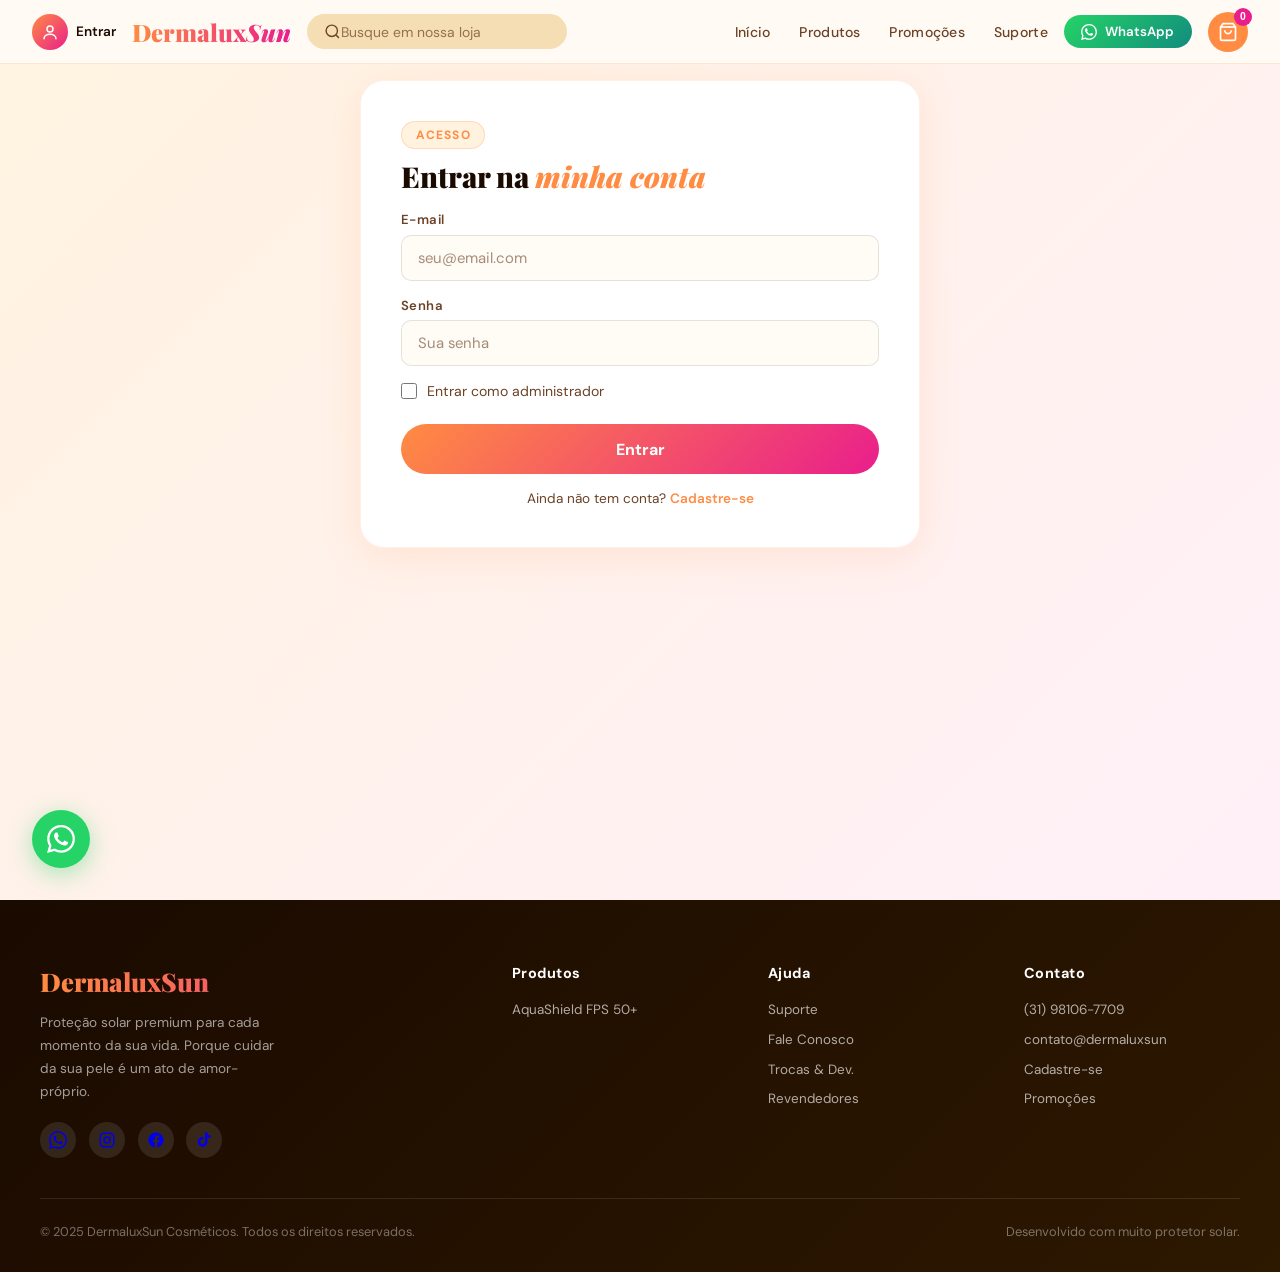
<file: login.html>
<!DOCTYPE html>

<html lang="pt-BR">
<head>

  <meta charset="UTF-8">

  <meta name="viewport" content="width=device-width, initial-scale=1.0">

  <title>Login – DermaluxSun</title>


  <link
    href="https://fonts.googleapis.com/css2?family=Playfair+Display:wght@400;700;900&family=DM+Sans:wght@300;400;500;600&family=Cormorant+Garamond:ital,wght@1,400;1,600&display=swap"
    rel="stylesheet"
  >

  <link rel="stylesheet" href="cssDermalux.css">

</head>
<body>

  <header id="topbar">

    <div class="user-menu" id="userMenu">
      <button class="user-chip" id="userChip" onclick="toggleUserMenu(event)"
              aria-haspopup="true" aria-expanded="false" aria-label="Menu da conta">
        <span class="user-dot">
          <svg id="userIcon" width="18" height="18" viewBox="0 0 24 24" fill="none" stroke="currentColor" stroke-width="2" stroke-linecap="round">
            <circle cx="12" cy="8" r="4"/>
            <path d="M4 21c0-4 4-6 8-6s8 2 8 6"/>
          </svg>
          <span id="userInicial" class="oculto"></span>
        </span>
        <span class="user-name" id="userName">Entrar</span>
      </button>
      <div class="user-dropdown" id="userDropdown">
        <div id="menuDeslogado">
          <a href="login.html">Login</a>
          <a href="cadastro.html">Cadastro</a>
        </div>
        <div id="menuLogado" class="oculto">
          <div class="user-dropdown-info" id="userInfo"></div>
          <button type="button" onclick="fazerLogout()">Sair</button>
        </div>
      </div>
    </div>

    <div class="logo" onclick="window.location.href='index.html'">Dermalux<em>Sun</em></div>

    <div class="search-wrap">

      <svg fill="none" viewBox="0 0 24 24" stroke-width="2">
        <circle cx="11" cy="11" r="8"/>
        <path d="m21 21-4.35-4.35"/>
      </svg>
      <input
        type="text"
        id="searchInput"
        placeholder="Busque em nossa loja"
        oninput="filterProducts()"
        aria-label="Buscar produtos"
      />
    </div>

    <nav class="nav" aria-label="Navegação principal">
      <a href="index.html">Início</a>
      <a href="produtos.html">Produtos</a>
      <a href="promocoes.html">Promoções</a>
      <a href="suporte.html">Suporte</a>
      <a href="adicionar.html" class="nav-adicionar oculto">Adicionar</a>
    </nav>

    <a class="btn-wpp" href="https://wa.me/5531981067709" target="_blank" rel="noopener">

      <svg width="16" height="16" viewBox="0 0 24 24" fill="currentColor">
        <path d="M17.472 14.382c-.297-.149-1.758-.867-2.03-.967-.273-.099-.471-.148-.67.15-.197.297-.767.966-.94 1.164-.173.199-.347.223-.644.075-.297-.15-1.255-.463-2.39-1.475-.883-.788-1.48-1.761-1.653-2.059-.173-.297-.018-.458.13-.606.134-.133.298-.347.446-.52.149-.174.198-.298.298-.497.099-.198.05-.371-.025-.52-.075-.149-.669-1.612-.916-2.207-.242-.579-.487-.5-.669-.51-.173-.008-.371-.01-.57-.01-.198 0-.52.074-.792.372-.272.297-1.04 1.016-1.04 2.479 0 1.462 1.065 2.875 1.213 3.074.149.198 2.096 3.2 5.077 4.487.709.306 1.262.489 1.694.625.712.227 1.36.195 1.871.118.571-.085 1.758-.719 2.006-1.413.248-.694.248-1.289.173-1.413-.074-.124-.272-.198-.57-.347m-5.421 7.403h-.004a9.87 9.87 0 01-5.031-1.378l-.361-.214-3.741.982.998-3.648-.235-.374a9.86 9.86 0 01-1.51-5.26c.001-5.45 4.436-9.884 9.888-9.884 2.64 0 5.122 1.03 6.988 2.898a9.825 9.825 0 012.893 6.994c-.003 5.45-4.437 9.884-9.885 9.884m8.413-18.297A11.815 11.815 0 0012.05 0C5.495 0 .16 5.335.157 11.892c0 2.096.547 4.142 1.588 5.945L.057 24l6.305-1.654a11.882 11.882 0 005.683 1.448h.005c6.554 0 11.89-5.335 11.893-11.893a11.821 11.821 0 00-3.48-8.413Z"/>
      </svg>
      WhatsApp
    </a>

    <button class="btn-cart" onclick="toggleCart()" aria-label="Abrir carrinho de compras">
      <svg fill="none" viewBox="0 0 24 24" stroke-width="2">
        <path d="M6 2 3 6v14a2 2 0 002 2h14a2 2 0 002-2V6l-3-4z"/>
        <line x1="3" y1="6" x2="21" y2="6"/>
        <path d="M16 10a4 4 0 01-8 0"/>
      </svg>
      <span class="cart-badge" id="cartBadge">0</span>
    </button>

    <button type="button" class="hamburger" id="hamburger" onclick="toggleMobileNav()"
            aria-label="Abrir menu" aria-expanded="false" aria-controls="mobile-nav">
      <span></span>
      <span></span>
      <span></span>
    </button>

  </header>

  <div id="mobile-nav" onclick="closeMobileNav(event)">
    <div id="mobile-nav-panel">
      <button class="mobile-nav-close" onclick="closeMobileNav()" aria-label="Fechar menu">Fechar</button>

      <div class="logo" style="font-size:1.4rem">Dermalux<em>Sun</em></div>

      <ul class="mobile-nav-links">
        <li><a href="index.html"      onclick="closeMobileNav()">Início</a></li>
        <li><a href="produtos.html"  onclick="closeMobileNav()">Produtos</a></li>
        <li><a href="promocoes.html" onclick="closeMobileNav()">Promoções</a></li>
        <li><a href="suporte.html"   onclick="closeMobileNav()">Suporte</a></li>
        <li class="nav-adicionar oculto"><a href="adicionar.html" onclick="closeMobileNav()">Adicionar</a></li>
      </ul>

      <a class="btn-wpp" style="margin-top:2rem; justify-content:center"
         href="https://wa.me/5531981067709" target="_blank" rel="noopener">
        <svg width="16" height="16" viewBox="0 0 24 24" fill="currentColor">
          <path d="M17.472 14.382c-.297-.149-1.758-.867-2.03-.967-.273-.099-.471-.148-.67.15-.197.297-.767.966-.94 1.164-.173.199-.347.223-.644.075-.297-.15-1.255-.463-2.39-1.475-.883-.788-1.48-1.761-1.653-2.059-.173-.297-.018-.458.13-.606.134-.133.298-.347.446-.52.149-.174.198-.298.298-.497.099-.198.05-.371-.025-.52-.075-.149-.669-1.612-.916-2.207-.242-.579-.487-.5-.669-.51-.173-.008-.371-.01-.57-.01-.198 0-.52.074-.792.372-.272.297-1.04 1.016-1.04 2.479 0 1.462 1.065 2.875 1.213 3.074.149.198 2.096 3.2 5.077 4.487.709.306 1.262.489 1.694.625.712.227 1.36.195 1.871.118.571-.085 1.758-.719 2.006-1.413.248-.694.248-1.289.173-1.413-.074-.124-.272-.198-.57-.347m-5.421 7.403h-.004a9.87 9.87 0 01-5.031-1.378l-.361-.214-3.741.982.998-3.648-.235-.374a9.86 9.86 0 01-1.51-5.26c.001-5.45 4.436-9.884 9.888-9.884 2.64 0 5.122 1.03 6.988 2.898a9.825 9.825 0 012.893 6.994c-.003 5.45-4.437 9.884-9.885 9.884m8.413-18.297A11.815 11.815 0 0012.05 0C5.495 0 .16 5.335.157 11.892c0 2.096.547 4.142 1.588 5.945L.057 24l6.305-1.654a11.882 11.882 0 005.683 1.448h.005c6.554 0 11.89-5.335 11.893-11.893a11.821 11.821 0 00-3.48-8.413Z"/>
        </svg>
        Fale no WhatsApp
      </a>
    </div>
  </div>

  <section id="login">
    <div style="max-width:1100px; margin:0 auto">
      <form class="register-wrap fade-up" id="loginForm" onsubmit="handleLoginSubmit(event)">
        <div class="section-tag">Acesso</div>
        <h2 class="section-title" style="font-size:1.8rem; margin-bottom:1.2rem">Entrar na <em>minha conta</em></h2>
        <div class="form-group">
          <label for="log-email">E-mail</label>
          <input type="email" id="log-email" name="email" placeholder="seu@email.com"/>
        </div>
        <div class="form-group">
          <label for="log-pass">Senha</label>
          <input type="password" id="log-pass" name="senha" placeholder="Sua senha"/>
        </div>
        <label class="check-row">
          <input type="checkbox" id="log-admin" />
          Entrar como administrador
        </label>
        <button type="submit" class="btn-register">Entrar</button>
        <p class="form-link">Ainda não tem conta? <a href="cadastro.html">Cadastre-se</a></p>
      </form>
    </div>
  </section>

  <footer>
    <div class="footer-grid">

      <div class="footer-brand">
        <span class="logo-footer">DermaluxSun</span>
        <p>Proteção solar premium para cada momento da sua vida. Porque cuidar da sua pele é um ato de amor-próprio.</p>
        <div class="footer-socials">
          <a class="footer-social" href="https://wa.me/5531981067709" target="_blank" title="WhatsApp" aria-label="WhatsApp">
            <svg width="18" height="18" viewBox="0 0 24 24" fill="currentColor">
              <path d="M17.472 14.382c-.297-.149-1.758-.867-2.03-.967-.273-.099-.471-.148-.67.15-.197.297-.767.966-.94 1.164-.173.199-.347.223-.644.075-.297-.15-1.255-.463-2.39-1.475-.883-.788-1.48-1.761-1.653-2.059-.173-.297-.018-.458.13-.606.134-.133.298-.347.446-.52.149-.174.198-.298.298-.497.099-.198.05-.371-.025-.52-.075-.149-.669-1.612-.916-2.207-.242-.579-.487-.5-.669-.51-.173-.008-.371-.01-.57-.01-.198 0-.52.074-.792.372-.272.297-1.04 1.016-1.04 2.479 0 1.462 1.065 2.875 1.213 3.074.149.198 2.096 3.2 5.077 4.487.709.306 1.262.489 1.694.625.712.227 1.36.195 1.871.118.571-.085 1.758-.719 2.006-1.413.248-.694.248-1.289.173-1.413-.074-.124-.272-.198-.57-.347m-5.421 7.403h-.004a9.87 9.87 0 01-5.031-1.378l-.361-.214-3.741.982.998-3.648-.235-.374a9.86 9.86 0 01-1.51-5.26c.001-5.45 4.436-9.884 9.888-9.884 2.64 0 5.122 1.03 6.988 2.898a9.825 9.825 0 012.893 6.994c-.003 5.45-4.437 9.884-9.885 9.884m8.413-18.297A11.815 11.815 0 0012.05 0C5.495 0 .16 5.335.157 11.892c0 2.096.547 4.142 1.588 5.945L.057 24l6.305-1.654a11.882 11.882 0 005.683 1.448h.005c6.554 0 11.89-5.335 11.893-11.893a11.821 11.821 0 00-3.48-8.413Z"/>
            </svg>
          </a>
          <a class="footer-social" href="#" title="Instagram" aria-label="Instagram">
            <svg width="18" height="18" viewBox="0 0 24 24" fill="none" stroke="currentColor" stroke-width="2">
              <rect x="3" y="3" width="18" height="18" rx="5"/>
              <circle cx="12" cy="12" r="4"/>
              <circle cx="17.5" cy="6.5" r="1" fill="currentColor" stroke="none"/>
            </svg>
          </a>
          <a class="footer-social" href="#" title="Facebook" aria-label="Facebook">
            <svg width="18" height="18" viewBox="0 0 24 24" fill="currentColor">
              <path d="M22 12.06C22 6.53 17.52 2 12 2S2 6.53 2 12.06c0 5 3.66 9.13 8.44 9.94v-7.03H7.9v-2.91h2.54V9.85c0-2.5 1.49-3.89 3.77-3.89 1.09 0 2.24.2 2.24.2v2.46h-1.26c-1.24 0-1.63.77-1.63 1.56v1.88h2.78l-.44 2.91h-2.34V22c4.78-.81 8.44-4.94 8.44-9.94Z"/>
            </svg>
          </a>
          <a class="footer-social" href="#" title="TikTok" aria-label="TikTok">
            <svg width="18" height="18" viewBox="0 0 24 24" fill="currentColor">
              <path d="M16.5 2c.36 2.4 1.8 4.02 4.2 4.2v3.02c-1.42.06-2.68-.36-4.2-1.2v6.62c0 3.5-2.86 6.36-6.36 6.36S3.78 17.94 3.78 14.44s2.86-6.36 6.36-6.36c.36 0 .72.03 1.06.09v3.15a3.2 3.2 0 00-1.06-.18 3.2 3.2 0 100 6.4 3.2 3.2 0 003.2-3.2V2h3.16Z"/>
            </svg>
          </a>
        </div>
      </div>

      <div class="footer-col">
        <h4>Produtos</h4>
        <ul>
          <li><a href="produtos.html">AquaShield FPS 50+</a></li>
        </ul>
      </div>

      <div class="footer-col">
        <h4>Ajuda</h4>
        <ul>
          <li><a href="suporte.html">Suporte</a></li>
          <li><a href="https://wa.me/5531981067709" target="_blank">Fale Conosco</a></li>
          <li><a href="suporte.html">Trocas &amp; Dev.</a></li>
          <li><a href="suporte.html">Revendedores</a></li>
        </ul>
      </div>

      <div class="footer-col">
        <h4>Contato</h4>
        <ul>
          <li><a href="https://wa.me/5531981067709">(31) 98106-7709</a></li>
          <li><a href="mailto:contato@dermaluxsun.com.br">contato@dermaluxsun</a></li>
          <li><a href="cadastro.html">Cadastre-se</a></li>
          <li><a href="promocoes.html">Promoções</a></li>
        </ul>
      </div>

    </div>

    <div class="footer-bottom">
      <span>© 2025 DermaluxSun Cosméticos. Todos os direitos reservados.</span>
      <span>Desenvolvido com muito protetor solar.</span>
    </div>
  </footer>

  <div id="cart-overlay" onclick="handleCartOverlayClick(event)" role="dialog" aria-label="Carrinho de compras">
    <div id="cart-drawer">

      <div class="cart-header">
        <h3>Seu Carrinho</h3>
        <button class="cart-close" onclick="toggleCart()" aria-label="Fechar carrinho">Fechar</button>
      </div>

      <div class="cart-items" id="cartItems">
        <div class="cart-empty">
          <div class="cart-empty-icon"></div>
          <div>Carrinho vazio — adicione produtos!</div>
        </div>
      </div>

      <div class="cart-footer">
        <div class="cart-total" id="cartDiscountRow" style="display:none">
          <span class="cart-total-label">Desconto do cupom</span>
          <span class="cart-total-val" id="cartDiscount">− R$ 0,00</span>
        </div>
        <div class="cart-total">
          <span class="cart-total-label">Total</span>
          <span class="cart-total-val" id="cartTotal">R$ 0,00</span>
        </div>
        <div class="cart-coupon">
          <input type="text" id="cupomInput" placeholder="Código do cupom" aria-label="Código do cupom"
                 onkeydown="if (event.key === 'Enter') { aplicarCupomDigitado(); }" />
          <button class="btn-aplicar" onclick="aplicarCupomDigitado()">Aplicar cupom</button>
        </div>
        <button class="cart-coupon-remove" id="cupomRemover" onclick="removerCupom()" style="display:none"></button>
        <button class="btn-checkout" onclick="checkout()">

          <svg width="20" height="20" viewBox="0 0 24 24" fill="currentColor">
            <path d="M17.472 14.382c-.297-.149-1.758-.867-2.03-.967-.273-.099-.471-.148-.67.15-.197.297-.767.966-.94 1.164-.173.199-.347.223-.644.075-.297-.15-1.255-.463-2.39-1.475-.883-.788-1.48-1.761-1.653-2.059-.173-.297-.018-.458.13-.606.134-.133.298-.347.446-.52.149-.174.198-.298.298-.497.099-.198.05-.371-.025-.52-.075-.149-.669-1.612-.916-2.207-.242-.579-.487-.5-.669-.51-.173-.008-.371-.01-.57-.01-.198 0-.52.074-.792.372-.272.297-1.04 1.016-1.04 2.479 0 1.462 1.065 2.875 1.213 3.074.149.198 2.096 3.2 5.077 4.487.709.306 1.262.489 1.694.625.712.227 1.36.195 1.871.118.571-.085 1.758-.719 2.006-1.413.248-.694.248-1.289.173-1.413-.074-.124-.272-.198-.57-.347m-5.421 7.403h-.004a9.87 9.87 0 01-5.031-1.378l-.361-.214-3.741.982.998-3.648-.235-.374a9.86 9.86 0 01-1.51-5.26c.001-5.45 4.436-9.884 9.888-9.884 2.64 0 5.122 1.03 6.988 2.898a9.825 9.825 0 012.893 6.994c-.003 5.45-4.437 9.884-9.885 9.884m8.413-18.297A11.815 11.815 0 0012.05 0C5.495 0 .16 5.335.157 11.892c0 2.096.547 4.142 1.588 5.945L.057 24l6.305-1.654a11.882 11.882 0 005.683 1.448h.005c6.554 0 11.89-5.335 11.893-11.893a11.821 11.821 0 00-3.48-8.413Z"/>
          </svg>
          Finalizar pelo WhatsApp
        </button>
      </div>

    </div>
  </div>

  <div id="toast" role="alert" aria-live="polite">
    <span id="toastMsg">Produto adicionado!</span>
  </div>

  <a id="wpp-float"
     href="https://wa.me/5531981067709"
     target="_blank"
     rel="noopener"
     title="Fale no WhatsApp"
     aria-label="Abrir WhatsApp para suporte">
    <svg width="28" height="28" viewBox="0 0 24 24" fill="currentColor">
      <path d="M17.472 14.382c-.297-.149-1.758-.867-2.03-.967-.273-.099-.471-.148-.67.15-.197.297-.767.966-.94 1.164-.173.199-.347.223-.644.075-.297-.15-1.255-.463-2.39-1.475-.883-.788-1.48-1.761-1.653-2.059-.173-.297-.018-.458.13-.606.134-.133.298-.347.446-.52.149-.174.198-.298.298-.497.099-.198.05-.371-.025-.52-.075-.149-.669-1.612-.916-2.207-.242-.579-.487-.5-.669-.51-.173-.008-.371-.01-.57-.01-.198 0-.52.074-.792.372-.272.297-1.04 1.016-1.04 2.479 0 1.462 1.065 2.875 1.213 3.074.149.198 2.096 3.2 5.077 4.487.709.306 1.262.489 1.694.625.712.227 1.36.195 1.871.118.571-.085 1.758-.719 2.006-1.413.248-.694.248-1.289.173-1.413-.074-.124-.272-.198-.57-.347m-5.421 7.403h-.004a9.87 9.87 0 01-5.031-1.378l-.361-.214-3.741.982.998-3.648-.235-.374a9.86 9.86 0 01-1.51-5.26c.001-5.45 4.436-9.884 9.888-9.884 2.64 0 5.122 1.03 6.988 2.898a9.825 9.825 0 012.893 6.994c-.003 5.45-4.437 9.884-9.885 9.884m8.413-18.297A11.815 11.815 0 0012.05 0C5.495 0 .16 5.335.157 11.892c0 2.096.547 4.142 1.588 5.945L.057 24l6.305-1.654a11.882 11.882 0 005.683 1.448h.005c6.554 0 11.89-5.335 11.893-11.893a11.821 11.821 0 00-3.48-8.413Z"/>
    </svg>
  </a>


  <script src="jsLayout.js"></script>
  <script src="jsToast.js"></script>
  <script src="jsCarrinho.js"></script>
  <script src="jsCupom.js"></script>
  <script src="jsProdutos.js"></script>
  <script src="jsCadastro.js"></script>
  <script src="jsLogin.js"></script>
  <script src="jsSessao.js"></script>
  <script src="jsInit.js"></script>

</body>
</html>
</file>
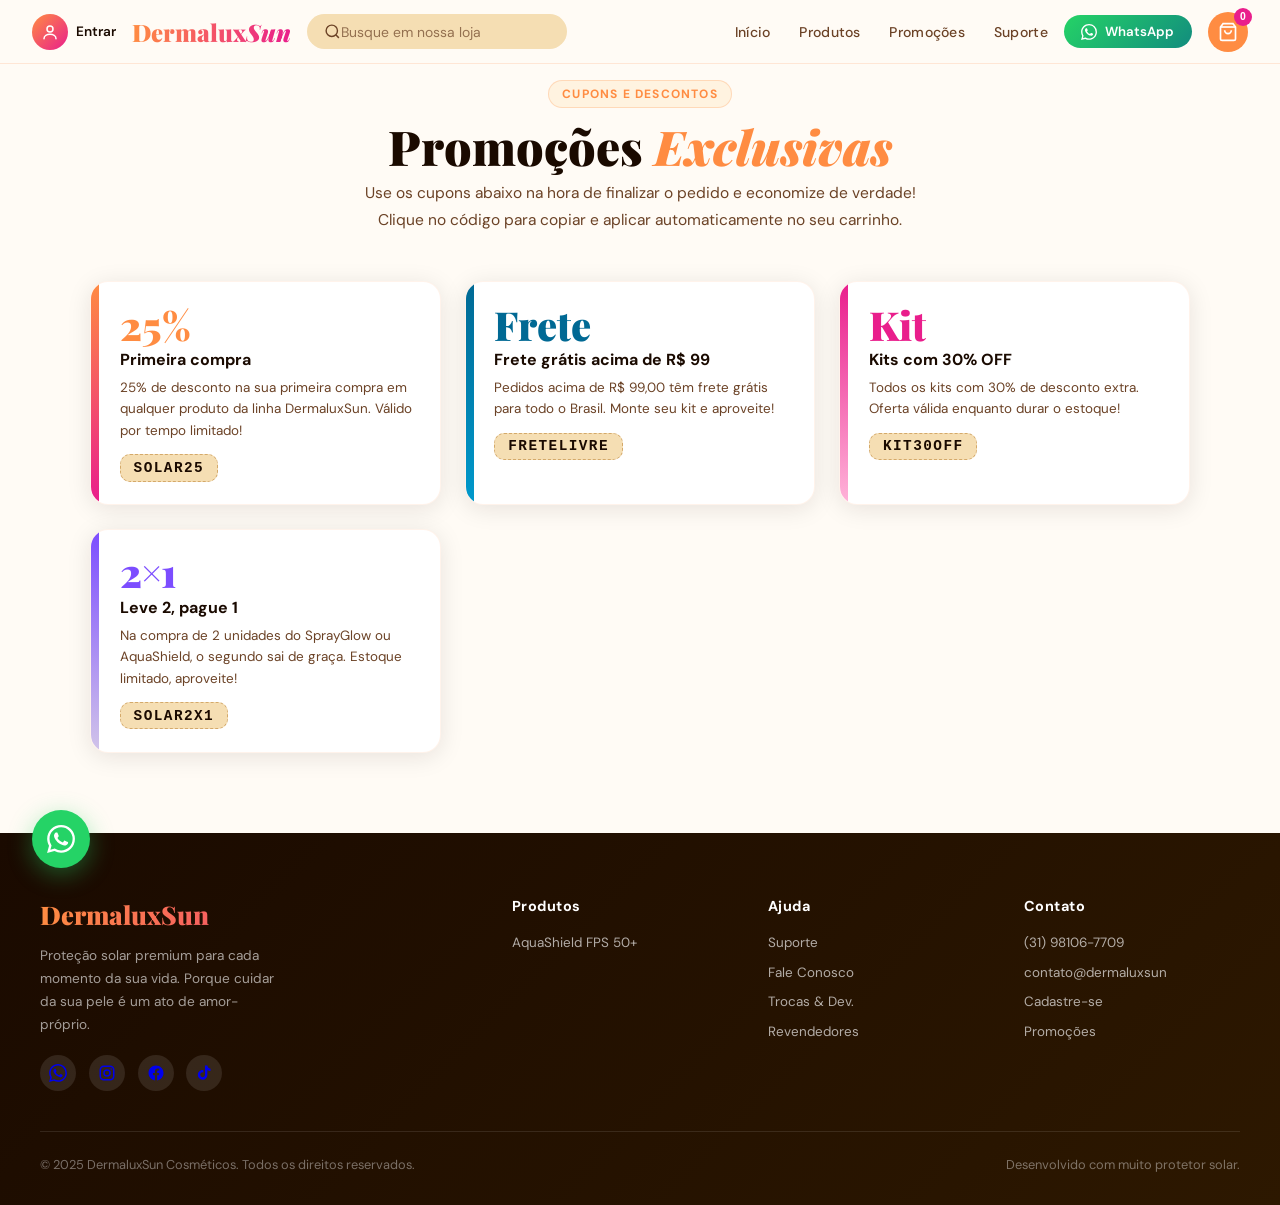
<file: promocoes.html>
<!DOCTYPE html>

<html lang="pt-BR">
<head>

  <meta charset="UTF-8">

  <meta name="viewport" content="width=device-width, initial-scale=1.0">

  <title>DermaluxSun – Protetores Solares Premium</title>


  <link
    href="https://fonts.googleapis.com/css2?family=Playfair+Display:wght@400;700;900&family=DM+Sans:wght@300;400;500;600&family=Cormorant+Garamond:ital,wght@1,400;1,600&display=swap"
    rel="stylesheet"
  >

  <link rel="stylesheet" href="cssDermalux.css">

</head>
<body>

  <header id="topbar">

    <div class="user-menu" id="userMenu">
      <button class="user-chip" id="userChip" onclick="toggleUserMenu(event)"
              aria-haspopup="true" aria-expanded="false" aria-label="Menu da conta">
        <span class="user-dot">
          <svg id="userIcon" width="18" height="18" viewBox="0 0 24 24" fill="none" stroke="currentColor" stroke-width="2" stroke-linecap="round">
            <circle cx="12" cy="8" r="4"/>
            <path d="M4 21c0-4 4-6 8-6s8 2 8 6"/>
          </svg>
          <span id="userInicial" class="oculto"></span>
        </span>
        <span class="user-name" id="userName">Entrar</span>
      </button>
      <div class="user-dropdown" id="userDropdown">
        <div id="menuDeslogado">
          <a href="login.html">Login</a>
          <a href="cadastro.html">Cadastro</a>
        </div>
        <div id="menuLogado" class="oculto">
          <div class="user-dropdown-info" id="userInfo"></div>
          <button type="button" onclick="fazerLogout()">Sair</button>
        </div>
      </div>
    </div>

    <div class="logo" onclick="window.location.href='index.html'">Dermalux<em>Sun</em></div>

    <div class="search-wrap">

      <svg fill="none" viewBox="0 0 24 24" stroke-width="2">
        <circle cx="11" cy="11" r="8"/>
        <path d="m21 21-4.35-4.35"/>
      </svg>
      <input
        type="text"
        id="searchInput"
        placeholder="Busque em nossa loja"
        oninput="filterProducts()"
        aria-label="Buscar produtos"
      />
    </div>

    <nav class="nav" aria-label="Navegação principal">
      <a href="index.html">Início</a>
      <a href="produtos.html">Produtos</a>
      <a href="promocoes.html">Promoções</a>
      <a href="suporte.html">Suporte</a>
      <a href="adicionar.html" class="nav-adicionar oculto">Adicionar</a>
    </nav>

    <a class="btn-wpp" href="https://wa.me/5531981067709" target="_blank" rel="noopener">

      <svg width="16" height="16" viewBox="0 0 24 24" fill="currentColor">
        <path d="M17.472 14.382c-.297-.149-1.758-.867-2.03-.967-.273-.099-.471-.148-.67.15-.197.297-.767.966-.94 1.164-.173.199-.347.223-.644.075-.297-.15-1.255-.463-2.39-1.475-.883-.788-1.48-1.761-1.653-2.059-.173-.297-.018-.458.13-.606.134-.133.298-.347.446-.52.149-.174.198-.298.298-.497.099-.198.05-.371-.025-.52-.075-.149-.669-1.612-.916-2.207-.242-.579-.487-.5-.669-.51-.173-.008-.371-.01-.57-.01-.198 0-.52.074-.792.372-.272.297-1.04 1.016-1.04 2.479 0 1.462 1.065 2.875 1.213 3.074.149.198 2.096 3.2 5.077 4.487.709.306 1.262.489 1.694.625.712.227 1.36.195 1.871.118.571-.085 1.758-.719 2.006-1.413.248-.694.248-1.289.173-1.413-.074-.124-.272-.198-.57-.347m-5.421 7.403h-.004a9.87 9.87 0 01-5.031-1.378l-.361-.214-3.741.982.998-3.648-.235-.374a9.86 9.86 0 01-1.51-5.26c.001-5.45 4.436-9.884 9.888-9.884 2.64 0 5.122 1.03 6.988 2.898a9.825 9.825 0 012.893 6.994c-.003 5.45-4.437 9.884-9.885 9.884m8.413-18.297A11.815 11.815 0 0012.05 0C5.495 0 .16 5.335.157 11.892c0 2.096.547 4.142 1.588 5.945L.057 24l6.305-1.654a11.882 11.882 0 005.683 1.448h.005c6.554 0 11.89-5.335 11.893-11.893a11.821 11.821 0 00-3.48-8.413Z"/>
      </svg>
      WhatsApp
    </a>

    <button class="btn-cart" onclick="toggleCart()" aria-label="Abrir carrinho de compras">
      <svg fill="none" viewBox="0 0 24 24" stroke-width="2">
        <path d="M6 2 3 6v14a2 2 0 002 2h14a2 2 0 002-2V6l-3-4z"/>
        <line x1="3" y1="6" x2="21" y2="6"/>
        <path d="M16 10a4 4 0 01-8 0"/>
      </svg>
      <span class="cart-badge" id="cartBadge">0</span>
    </button>

    <button type="button" class="hamburger" id="hamburger" onclick="toggleMobileNav()"
            aria-label="Abrir menu" aria-expanded="false" aria-controls="mobile-nav">
      <span></span>
      <span></span>
      <span></span>
    </button>

  </header>

  <div id="mobile-nav" onclick="closeMobileNav(event)">
    <div id="mobile-nav-panel">
      <button class="mobile-nav-close" onclick="closeMobileNav()" aria-label="Fechar menu">Fechar</button>

      <div class="logo" style="font-size:1.4rem">Dermalux<em>Sun</em></div>

      <ul class="mobile-nav-links">
        <li><a href="index.html"      onclick="closeMobileNav()">Início</a></li>
        <li><a href="produtos.html"  onclick="closeMobileNav()">Produtos</a></li>
        <li><a href="promocoes.html" onclick="closeMobileNav()">Promoções</a></li>
        <li><a href="suporte.html"   onclick="closeMobileNav()">Suporte</a></li>
        <li class="nav-adicionar oculto"><a href="adicionar.html" onclick="closeMobileNav()">Adicionar</a></li>
      </ul>

      <a class="btn-wpp" style="margin-top:2rem; justify-content:center"
         href="https://wa.me/5531981067709" target="_blank" rel="noopener">
        <svg width="16" height="16" viewBox="0 0 24 24" fill="currentColor">
          <path d="M17.472 14.382c-.297-.149-1.758-.867-2.03-.967-.273-.099-.471-.148-.67.15-.197.297-.767.966-.94 1.164-.173.199-.347.223-.644.075-.297-.15-1.255-.463-2.39-1.475-.883-.788-1.48-1.761-1.653-2.059-.173-.297-.018-.458.13-.606.134-.133.298-.347.446-.52.149-.174.198-.298.298-.497.099-.198.05-.371-.025-.52-.075-.149-.669-1.612-.916-2.207-.242-.579-.487-.5-.669-.51-.173-.008-.371-.01-.57-.01-.198 0-.52.074-.792.372-.272.297-1.04 1.016-1.04 2.479 0 1.462 1.065 2.875 1.213 3.074.149.198 2.096 3.2 5.077 4.487.709.306 1.262.489 1.694.625.712.227 1.36.195 1.871.118.571-.085 1.758-.719 2.006-1.413.248-.694.248-1.289.173-1.413-.074-.124-.272-.198-.57-.347m-5.421 7.403h-.004a9.87 9.87 0 01-5.031-1.378l-.361-.214-3.741.982.998-3.648-.235-.374a9.86 9.86 0 01-1.51-5.26c.001-5.45 4.436-9.884 9.888-9.884 2.64 0 5.122 1.03 6.988 2.898a9.825 9.825 0 012.893 6.994c-.003 5.45-4.437 9.884-9.885 9.884m8.413-18.297A11.815 11.815 0 0012.05 0C5.495 0 .16 5.335.157 11.892c0 2.096.547 4.142 1.588 5.945L.057 24l6.305-1.654a11.882 11.882 0 005.683 1.448h.005c6.554 0 11.89-5.335 11.893-11.893a11.821 11.821 0 00-3.48-8.413Z"/>
        </svg>
        Fale no WhatsApp
      </a>
    </div>
  </div>

  <section id="promocoes">
    <div style="max-width:1100px; margin:0 auto">

      <div class="section-header center">
        <div class="section-tag">Cupons e Descontos</div>
        <h2 class="section-title">Promoções <em>Exclusivas</em></h2>
        <p class="section-desc center">
          Use os cupons abaixo na hora de finalizar o pedido e economize de verdade!
          Clique no código para copiar e aplicar automaticamente no seu carrinho.
        </p>
      </div>

      <div class="promo-grid">

        <div class="promo-card fade-up stagger-1">
          <div class="promo-bar"></div>
          <div class="promo-content">
            <div class="promo-pct">25%</div>
            <div class="promo-title">Primeira compra</div>
            <div class="promo-text">
              25% de desconto na sua primeira compra em qualquer produto da linha
              DermaluxSun. Válido por tempo limitado!
            </div>

            <div class="promo-code" onclick="copyCode(this, 'SOLAR25')" title="Clique para copiar e aplicar">
              SOLAR25
            </div>
          </div>
        </div>

        <div class="promo-card fade-up stagger-2">
          <div class="promo-bar" style="background:linear-gradient(180deg,var(--ocean),var(--ocean-mid))"></div>
          <div class="promo-content">
            <div class="promo-pct" style="color:var(--ocean)">Frete</div>
            <div class="promo-title">Frete grátis acima de R$ 99</div>
            <div class="promo-text">
              Pedidos acima de R$ 99,00 têm frete grátis para todo o Brasil.
              Monte seu kit e aproveite!
            </div>
            <div class="promo-code" onclick="copyCode(this, 'FRETELIVRE')" title="Clique para copiar e aplicar">
              FRETELIVRE
            </div>
          </div>
        </div>

        <div class="promo-card fade-up stagger-3">
          <div class="promo-bar" style="background:linear-gradient(180deg,var(--rose),var(--rose-light))"></div>
          <div class="promo-content">
            <div class="promo-pct" style="color:var(--rose)">Kit</div>
            <div class="promo-title">Kits com 30% OFF</div>
            <div class="promo-text">
              Todos os kits com 30% de desconto extra. Oferta válida enquanto
              durar o estoque!
            </div>
            <div class="promo-code" onclick="copyCode(this, 'KIT30OFF')" title="Clique para copiar e aplicar">
              KIT30OFF
            </div>
          </div>
        </div>

        <div class="promo-card fade-up stagger-4">
          <div class="promo-bar" style="background:linear-gradient(180deg,#7C4DFF,#D1C4E9)"></div>
          <div class="promo-content">
            <div class="promo-pct" style="color:#7C4DFF">2×1</div>
            <div class="promo-title">Leve 2, pague 1</div>
            <div class="promo-text">
              Na compra de 2 unidades do SprayGlow ou AquaShield, o segundo sai
              de graça. Estoque limitado, aproveite!
            </div>
            <div class="promo-code" onclick="copyCode(this, 'SOLAR2X1')" title="Clique para copiar e aplicar">
              SOLAR2X1
            </div>
          </div>
        </div>

      </div>
    </div>
  </section>

  <footer>
    <div class="footer-grid">

      <div class="footer-brand">
        <span class="logo-footer">DermaluxSun</span>
        <p>Proteção solar premium para cada momento da sua vida. Porque cuidar da sua pele é um ato de amor-próprio.</p>
        <div class="footer-socials">
          <a class="footer-social" href="https://wa.me/5531981067709" target="_blank" title="WhatsApp" aria-label="WhatsApp">
            <svg width="18" height="18" viewBox="0 0 24 24" fill="currentColor">
              <path d="M17.472 14.382c-.297-.149-1.758-.867-2.03-.967-.273-.099-.471-.148-.67.15-.197.297-.767.966-.94 1.164-.173.199-.347.223-.644.075-.297-.15-1.255-.463-2.39-1.475-.883-.788-1.48-1.761-1.653-2.059-.173-.297-.018-.458.13-.606.134-.133.298-.347.446-.52.149-.174.198-.298.298-.497.099-.198.05-.371-.025-.52-.075-.149-.669-1.612-.916-2.207-.242-.579-.487-.5-.669-.51-.173-.008-.371-.01-.57-.01-.198 0-.52.074-.792.372-.272.297-1.04 1.016-1.04 2.479 0 1.462 1.065 2.875 1.213 3.074.149.198 2.096 3.2 5.077 4.487.709.306 1.262.489 1.694.625.712.227 1.36.195 1.871.118.571-.085 1.758-.719 2.006-1.413.248-.694.248-1.289.173-1.413-.074-.124-.272-.198-.57-.347m-5.421 7.403h-.004a9.87 9.87 0 01-5.031-1.378l-.361-.214-3.741.982.998-3.648-.235-.374a9.86 9.86 0 01-1.51-5.26c.001-5.45 4.436-9.884 9.888-9.884 2.64 0 5.122 1.03 6.988 2.898a9.825 9.825 0 012.893 6.994c-.003 5.45-4.437 9.884-9.885 9.884m8.413-18.297A11.815 11.815 0 0012.05 0C5.495 0 .16 5.335.157 11.892c0 2.096.547 4.142 1.588 5.945L.057 24l6.305-1.654a11.882 11.882 0 005.683 1.448h.005c6.554 0 11.89-5.335 11.893-11.893a11.821 11.821 0 00-3.48-8.413Z"/>
            </svg>
          </a>
          <a class="footer-social" href="#" title="Instagram" aria-label="Instagram">
            <svg width="18" height="18" viewBox="0 0 24 24" fill="none" stroke="currentColor" stroke-width="2">
              <rect x="3" y="3" width="18" height="18" rx="5"/>
              <circle cx="12" cy="12" r="4"/>
              <circle cx="17.5" cy="6.5" r="1" fill="currentColor" stroke="none"/>
            </svg>
          </a>
          <a class="footer-social" href="#" title="Facebook" aria-label="Facebook">
            <svg width="18" height="18" viewBox="0 0 24 24" fill="currentColor">
              <path d="M22 12.06C22 6.53 17.52 2 12 2S2 6.53 2 12.06c0 5 3.66 9.13 8.44 9.94v-7.03H7.9v-2.91h2.54V9.85c0-2.5 1.49-3.89 3.77-3.89 1.09 0 2.24.2 2.24.2v2.46h-1.26c-1.24 0-1.63.77-1.63 1.56v1.88h2.78l-.44 2.91h-2.34V22c4.78-.81 8.44-4.94 8.44-9.94Z"/>
            </svg>
          </a>
          <a class="footer-social" href="#" title="TikTok" aria-label="TikTok">
            <svg width="18" height="18" viewBox="0 0 24 24" fill="currentColor">
              <path d="M16.5 2c.36 2.4 1.8 4.02 4.2 4.2v3.02c-1.42.06-2.68-.36-4.2-1.2v6.62c0 3.5-2.86 6.36-6.36 6.36S3.78 17.94 3.78 14.44s2.86-6.36 6.36-6.36c.36 0 .72.03 1.06.09v3.15a3.2 3.2 0 00-1.06-.18 3.2 3.2 0 100 6.4 3.2 3.2 0 003.2-3.2V2h3.16Z"/>
            </svg>
          </a>
        </div>
      </div>

      <div class="footer-col">
        <h4>Produtos</h4>
        <ul>
          <li><a href="produtos.html">AquaShield FPS 50+</a></li>
        </ul>
      </div>

      <div class="footer-col">
        <h4>Ajuda</h4>
        <ul>
          <li><a href="suporte.html">Suporte</a></li>
          <li><a href="https://wa.me/5531981067709" target="_blank">Fale Conosco</a></li>
          <li><a href="suporte.html">Trocas &amp; Dev.</a></li>
          <li><a href="suporte.html">Revendedores</a></li>
        </ul>
      </div>

      <div class="footer-col">
        <h4>Contato</h4>
        <ul>
          <li><a href="https://wa.me/5531981067709">(31) 98106-7709</a></li>
          <li><a href="mailto:contato@dermaluxsun.com.br">contato@dermaluxsun</a></li>
          <li><a href="cadastro.html">Cadastre-se</a></li>
          <li><a href="promocoes.html">Promoções</a></li>
        </ul>
      </div>

    </div>

    <div class="footer-bottom">
      <span>© 2025 DermaluxSun Cosméticos. Todos os direitos reservados.</span>
      <span>Desenvolvido com muito protetor solar.</span>
    </div>
  </footer>

  <div id="cart-overlay" onclick="handleCartOverlayClick(event)" role="dialog" aria-label="Carrinho de compras">
    <div id="cart-drawer">

      <div class="cart-header">
        <h3>Seu Carrinho</h3>
        <button class="cart-close" onclick="toggleCart()" aria-label="Fechar carrinho">Fechar</button>
      </div>

      <div class="cart-items" id="cartItems">
        <div class="cart-empty">
          <div class="cart-empty-icon"></div>
          <div>Carrinho vazio — adicione produtos!</div>
        </div>
      </div>

      <div class="cart-footer">
        <div class="cart-total" id="cartDiscountRow" style="display:none">
          <span class="cart-total-label">Desconto do cupom</span>
          <span class="cart-total-val" id="cartDiscount">− R$ 0,00</span>
        </div>
        <div class="cart-total">
          <span class="cart-total-label">Total</span>
          <span class="cart-total-val" id="cartTotal">R$ 0,00</span>
        </div>
        <div class="cart-coupon">
          <input type="text" id="cupomInput" placeholder="Código do cupom" aria-label="Código do cupom"
                 onkeydown="if (event.key === 'Enter') { aplicarCupomDigitado(); }" />
          <button class="btn-aplicar" onclick="aplicarCupomDigitado()">Aplicar cupom</button>
        </div>
        <button class="cart-coupon-remove" id="cupomRemover" onclick="removerCupom()" style="display:none"></button>
        <button class="btn-checkout" onclick="checkout()">

          <svg width="20" height="20" viewBox="0 0 24 24" fill="currentColor">
            <path d="M17.472 14.382c-.297-.149-1.758-.867-2.03-.967-.273-.099-.471-.148-.67.15-.197.297-.767.966-.94 1.164-.173.199-.347.223-.644.075-.297-.15-1.255-.463-2.39-1.475-.883-.788-1.48-1.761-1.653-2.059-.173-.297-.018-.458.13-.606.134-.133.298-.347.446-.52.149-.174.198-.298.298-.497.099-.198.05-.371-.025-.52-.075-.149-.669-1.612-.916-2.207-.242-.579-.487-.5-.669-.51-.173-.008-.371-.01-.57-.01-.198 0-.52.074-.792.372-.272.297-1.04 1.016-1.04 2.479 0 1.462 1.065 2.875 1.213 3.074.149.198 2.096 3.2 5.077 4.487.709.306 1.262.489 1.694.625.712.227 1.36.195 1.871.118.571-.085 1.758-.719 2.006-1.413.248-.694.248-1.289.173-1.413-.074-.124-.272-.198-.57-.347m-5.421 7.403h-.004a9.87 9.87 0 01-5.031-1.378l-.361-.214-3.741.982.998-3.648-.235-.374a9.86 9.86 0 01-1.51-5.26c.001-5.45 4.436-9.884 9.888-9.884 2.64 0 5.122 1.03 6.988 2.898a9.825 9.825 0 012.893 6.994c-.003 5.45-4.437 9.884-9.885 9.884m8.413-18.297A11.815 11.815 0 0012.05 0C5.495 0 .16 5.335.157 11.892c0 2.096.547 4.142 1.588 5.945L.057 24l6.305-1.654a11.882 11.882 0 005.683 1.448h.005c6.554 0 11.89-5.335 11.893-11.893a11.821 11.821 0 00-3.48-8.413Z"/>
          </svg>
          Finalizar pelo WhatsApp
        </button>
      </div>

    </div>
  </div>

  <div id="toast" role="alert" aria-live="polite">
    <span id="toastMsg">Produto adicionado!</span>
  </div>

  <a id="wpp-float"
     href="https://wa.me/5531981067709"
     target="_blank"
     rel="noopener"
     title="Fale no WhatsApp"
     aria-label="Abrir WhatsApp para suporte">
    <svg width="28" height="28" viewBox="0 0 24 24" fill="currentColor">
      <path d="M17.472 14.382c-.297-.149-1.758-.867-2.03-.967-.273-.099-.471-.148-.67.15-.197.297-.767.966-.94 1.164-.173.199-.347.223-.644.075-.297-.15-1.255-.463-2.39-1.475-.883-.788-1.48-1.761-1.653-2.059-.173-.297-.018-.458.13-.606.134-.133.298-.347.446-.52.149-.174.198-.298.298-.497.099-.198.05-.371-.025-.52-.075-.149-.669-1.612-.916-2.207-.242-.579-.487-.5-.669-.51-.173-.008-.371-.01-.57-.01-.198 0-.52.074-.792.372-.272.297-1.04 1.016-1.04 2.479 0 1.462 1.065 2.875 1.213 3.074.149.198 2.096 3.2 5.077 4.487.709.306 1.262.489 1.694.625.712.227 1.36.195 1.871.118.571-.085 1.758-.719 2.006-1.413.248-.694.248-1.289.173-1.413-.074-.124-.272-.198-.57-.347m-5.421 7.403h-.004a9.87 9.87 0 01-5.031-1.378l-.361-.214-3.741.982.998-3.648-.235-.374a9.86 9.86 0 01-1.51-5.26c.001-5.45 4.436-9.884 9.888-9.884 2.64 0 5.122 1.03 6.988 2.898a9.825 9.825 0 012.893 6.994c-.003 5.45-4.437 9.884-9.885 9.884m8.413-18.297A11.815 11.815 0 0012.05 0C5.495 0 .16 5.335.157 11.892c0 2.096.547 4.142 1.588 5.945L.057 24l6.305-1.654a11.882 11.882 0 005.683 1.448h.005c6.554 0 11.89-5.335 11.893-11.893a11.821 11.821 0 00-3.48-8.413Z"/>
    </svg>
  </a>


  <script src="jsLayout.js"></script>
  <script src="jsToast.js"></script>
  <script src="jsCarrinho.js"></script>
  <script src="jsCupom.js"></script>
  <script src="jsProdutos.js"></script>
  <script src="jsCadastro.js"></script>
  <script src="jsSessao.js"></script>
  <script src="jsInit.js"></script>

</body>
</html>
</file>
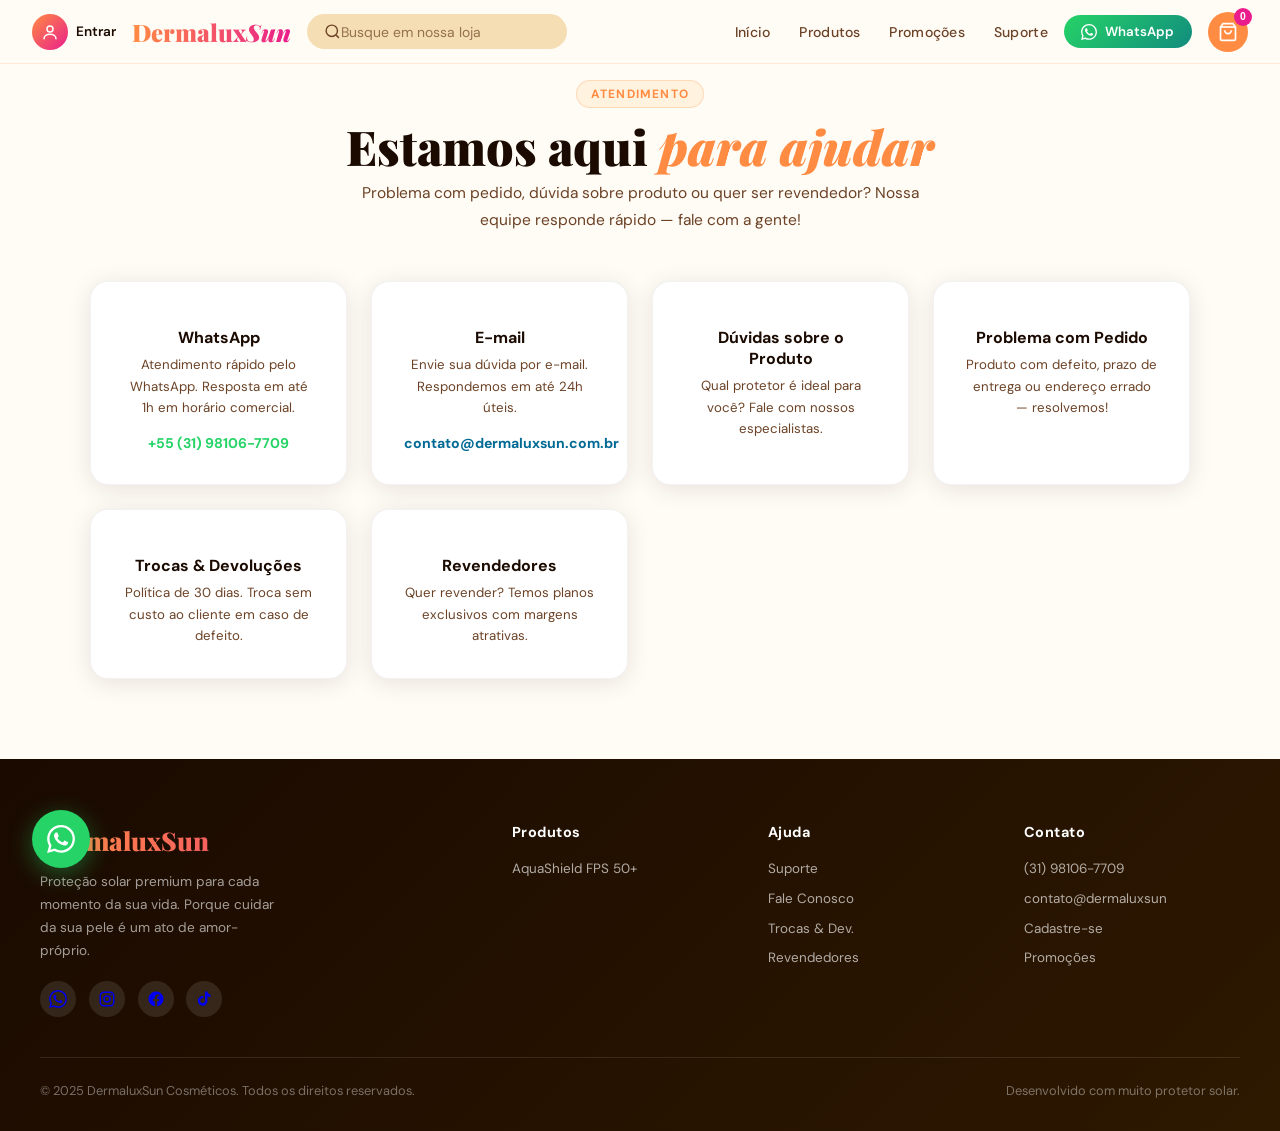
<file: suporte.html>
<!DOCTYPE html>

<html lang="pt-BR">
<head>

  <meta charset="UTF-8">

  <meta name="viewport" content="width=device-width, initial-scale=1.0">

  <title>DermaluxSun – Protetores Solares Premium</title>


  <link
    href="https://fonts.googleapis.com/css2?family=Playfair+Display:wght@400;700;900&family=DM+Sans:wght@300;400;500;600&family=Cormorant+Garamond:ital,wght@1,400;1,600&display=swap"
    rel="stylesheet"
  >

  <link rel="stylesheet" href="cssDermalux.css">

</head>
<body>

  <header id="topbar">

    <div class="user-menu" id="userMenu">
      <button class="user-chip" id="userChip" onclick="toggleUserMenu(event)"
              aria-haspopup="true" aria-expanded="false" aria-label="Menu da conta">
        <span class="user-dot">
          <svg id="userIcon" width="18" height="18" viewBox="0 0 24 24" fill="none" stroke="currentColor" stroke-width="2" stroke-linecap="round">
            <circle cx="12" cy="8" r="4"/>
            <path d="M4 21c0-4 4-6 8-6s8 2 8 6"/>
          </svg>
          <span id="userInicial" class="oculto"></span>
        </span>
        <span class="user-name" id="userName">Entrar</span>
      </button>
      <div class="user-dropdown" id="userDropdown">
        <div id="menuDeslogado">
          <a href="login.html">Login</a>
          <a href="cadastro.html">Cadastro</a>
        </div>
        <div id="menuLogado" class="oculto">
          <div class="user-dropdown-info" id="userInfo"></div>
          <button type="button" onclick="fazerLogout()">Sair</button>
        </div>
      </div>
    </div>

    <div class="logo" onclick="window.location.href='index.html'">Dermalux<em>Sun</em></div>

    <div class="search-wrap">

      <svg fill="none" viewBox="0 0 24 24" stroke-width="2">
        <circle cx="11" cy="11" r="8"/>
        <path d="m21 21-4.35-4.35"/>
      </svg>
      <input
        type="text"
        id="searchInput"
        placeholder="Busque em nossa loja"
        oninput="filterProducts()"
        aria-label="Buscar produtos"
      />
    </div>

    <nav class="nav" aria-label="Navegação principal">
      <a href="index.html">Início</a>
      <a href="produtos.html">Produtos</a>
      <a href="promocoes.html">Promoções</a>
      <a href="suporte.html">Suporte</a>
      <a href="adicionar.html" class="nav-adicionar oculto">Adicionar</a>
    </nav>

    <a class="btn-wpp" href="https://wa.me/5531981067709" target="_blank" rel="noopener">

      <svg width="16" height="16" viewBox="0 0 24 24" fill="currentColor">
        <path d="M17.472 14.382c-.297-.149-1.758-.867-2.03-.967-.273-.099-.471-.148-.67.15-.197.297-.767.966-.94 1.164-.173.199-.347.223-.644.075-.297-.15-1.255-.463-2.39-1.475-.883-.788-1.48-1.761-1.653-2.059-.173-.297-.018-.458.13-.606.134-.133.298-.347.446-.52.149-.174.198-.298.298-.497.099-.198.05-.371-.025-.52-.075-.149-.669-1.612-.916-2.207-.242-.579-.487-.5-.669-.51-.173-.008-.371-.01-.57-.01-.198 0-.52.074-.792.372-.272.297-1.04 1.016-1.04 2.479 0 1.462 1.065 2.875 1.213 3.074.149.198 2.096 3.2 5.077 4.487.709.306 1.262.489 1.694.625.712.227 1.36.195 1.871.118.571-.085 1.758-.719 2.006-1.413.248-.694.248-1.289.173-1.413-.074-.124-.272-.198-.57-.347m-5.421 7.403h-.004a9.87 9.87 0 01-5.031-1.378l-.361-.214-3.741.982.998-3.648-.235-.374a9.86 9.86 0 01-1.51-5.26c.001-5.45 4.436-9.884 9.888-9.884 2.64 0 5.122 1.03 6.988 2.898a9.825 9.825 0 012.893 6.994c-.003 5.45-4.437 9.884-9.885 9.884m8.413-18.297A11.815 11.815 0 0012.05 0C5.495 0 .16 5.335.157 11.892c0 2.096.547 4.142 1.588 5.945L.057 24l6.305-1.654a11.882 11.882 0 005.683 1.448h.005c6.554 0 11.89-5.335 11.893-11.893a11.821 11.821 0 00-3.48-8.413Z"/>
      </svg>
      WhatsApp
    </a>

    <button class="btn-cart" onclick="toggleCart()" aria-label="Abrir carrinho de compras">
      <svg fill="none" viewBox="0 0 24 24" stroke-width="2">
        <path d="M6 2 3 6v14a2 2 0 002 2h14a2 2 0 002-2V6l-3-4z"/>
        <line x1="3" y1="6" x2="21" y2="6"/>
        <path d="M16 10a4 4 0 01-8 0"/>
      </svg>
      <span class="cart-badge" id="cartBadge">0</span>
    </button>

    <button type="button" class="hamburger" id="hamburger" onclick="toggleMobileNav()"
            aria-label="Abrir menu" aria-expanded="false" aria-controls="mobile-nav">
      <span></span>
      <span></span>
      <span></span>
    </button>

  </header>

  <div id="mobile-nav" onclick="closeMobileNav(event)">
    <div id="mobile-nav-panel">
      <button class="mobile-nav-close" onclick="closeMobileNav()" aria-label="Fechar menu">Fechar</button>

      <div class="logo" style="font-size:1.4rem">Dermalux<em>Sun</em></div>

      <ul class="mobile-nav-links">
        <li><a href="index.html"      onclick="closeMobileNav()">Início</a></li>
        <li><a href="produtos.html"  onclick="closeMobileNav()">Produtos</a></li>
        <li><a href="promocoes.html" onclick="closeMobileNav()">Promoções</a></li>
        <li><a href="suporte.html"   onclick="closeMobileNav()">Suporte</a></li>
        <li class="nav-adicionar oculto"><a href="adicionar.html" onclick="closeMobileNav()">Adicionar</a></li>
      </ul>

      <a class="btn-wpp" style="margin-top:2rem; justify-content:center"
         href="https://wa.me/5531981067709" target="_blank" rel="noopener">
        <svg width="16" height="16" viewBox="0 0 24 24" fill="currentColor">
          <path d="M17.472 14.382c-.297-.149-1.758-.867-2.03-.967-.273-.099-.471-.148-.67.15-.197.297-.767.966-.94 1.164-.173.199-.347.223-.644.075-.297-.15-1.255-.463-2.39-1.475-.883-.788-1.48-1.761-1.653-2.059-.173-.297-.018-.458.13-.606.134-.133.298-.347.446-.52.149-.174.198-.298.298-.497.099-.198.05-.371-.025-.52-.075-.149-.669-1.612-.916-2.207-.242-.579-.487-.5-.669-.51-.173-.008-.371-.01-.57-.01-.198 0-.52.074-.792.372-.272.297-1.04 1.016-1.04 2.479 0 1.462 1.065 2.875 1.213 3.074.149.198 2.096 3.2 5.077 4.487.709.306 1.262.489 1.694.625.712.227 1.36.195 1.871.118.571-.085 1.758-.719 2.006-1.413.248-.694.248-1.289.173-1.413-.074-.124-.272-.198-.57-.347m-5.421 7.403h-.004a9.87 9.87 0 01-5.031-1.378l-.361-.214-3.741.982.998-3.648-.235-.374a9.86 9.86 0 01-1.51-5.26c.001-5.45 4.436-9.884 9.888-9.884 2.64 0 5.122 1.03 6.988 2.898a9.825 9.825 0 012.893 6.994c-.003 5.45-4.437 9.884-9.885 9.884m8.413-18.297A11.815 11.815 0 0012.05 0C5.495 0 .16 5.335.157 11.892c0 2.096.547 4.142 1.588 5.945L.057 24l6.305-1.654a11.882 11.882 0 005.683 1.448h.005c6.554 0 11.89-5.335 11.893-11.893a11.821 11.821 0 00-3.48-8.413Z"/>
        </svg>
        Fale no WhatsApp
      </a>
    </div>
  </div>

  <section id="suporte">
    <div style="max-width:1100px; margin:0 auto">

      <div class="section-header center">
        <div class="section-tag">Atendimento</div>
        <h2 class="section-title">Estamos aqui <em>para ajudar</em></h2>
        <p class="section-desc center">
          Problema com pedido, dúvida sobre produto ou quer ser revendedor?
          Nossa equipe responde rápido — fale com a gente!
        </p>
      </div>

      <div class="support-grid">

        <a class="support-card fade-up stagger-1"
           href="https://wa.me/5531981067709?text=Olá!%20Preciso%20de%20ajuda%20com%20meu%20pedido%20DermaluxSun."
           target="_blank" rel="noopener">
          <span class="support-icon"></span>
          <div class="support-title">WhatsApp</div>
          <div class="support-desc">Atendimento rápido pelo WhatsApp. Resposta em até 1h em horário comercial.</div>
          <div style="margin-top:1rem; color:#25D366; font-weight:700; font-size:.88rem">
            +55 (31) 98106-7709
          </div>
        </a>

        <a class="support-card fade-up stagger-2" href="mailto:contato@dermaluxsun.com.br">
          <span class="support-icon"></span>
          <div class="support-title">E-mail</div>
          <div class="support-desc">Envie sua dúvida por e-mail. Respondemos em até 24h úteis.</div>
          <div style="margin-top:1rem; color:var(--ocean); font-weight:700; font-size:.88rem">
            contato@dermaluxsun.com.br
          </div>
        </a>

        <div class="support-card fade-up stagger-3"
             onclick="window.open('https://wa.me/5531981067709?text=Tenho%20uma%20dúvida%20sobre%20um%20produto%20DermaluxSun.', '_blank')">
          <span class="support-icon"></span>
          <div class="support-title">Dúvidas sobre o Produto</div>
          <div class="support-desc">Qual protetor é ideal para você? Fale com nossos especialistas.</div>
        </div>

        <div class="support-card fade-up stagger-4"
             onclick="window.open('https://wa.me/5531981067709?text=Tive%20um%20problema%20com%20meu%20pedido.%20Código:%20', '_blank')">
          <span class="support-icon"></span>
          <div class="support-title">Problema com Pedido</div>
          <div class="support-desc">Produto com defeito, prazo de entrega ou endereço errado — resolvemos!</div>
        </div>

        <div class="support-card fade-up stagger-5"
             onclick="window.open('https://wa.me/5531981067709?text=Quero%20fazer%20uma%20troca%20ou%20devolução.', '_blank')">
          <span class="support-icon"></span>
          <div class="support-title">Trocas &amp; Devoluções</div>
          <div class="support-desc">Política de 30 dias. Troca sem custo ao cliente em caso de defeito.</div>
        </div>

        <div class="support-card fade-up stagger-6"
             onclick="window.open('https://wa.me/5531981067709?text=Tenho%20interesse%20em%20revender%20produtos%20DermaluxSun.', '_blank')">
          <span class="support-icon"></span>
          <div class="support-title">Revendedores</div>
          <div class="support-desc">Quer revender? Temos planos exclusivos com margens atrativas.</div>
        </div>

      </div>
    </div>
  </section>

  <footer>
    <div class="footer-grid">

      <div class="footer-brand">
        <span class="logo-footer">DermaluxSun</span>
        <p>Proteção solar premium para cada momento da sua vida. Porque cuidar da sua pele é um ato de amor-próprio.</p>
        <div class="footer-socials">
          <a class="footer-social" href="https://wa.me/5531981067709" target="_blank" title="WhatsApp" aria-label="WhatsApp">
            <svg width="18" height="18" viewBox="0 0 24 24" fill="currentColor">
              <path d="M17.472 14.382c-.297-.149-1.758-.867-2.03-.967-.273-.099-.471-.148-.67.15-.197.297-.767.966-.94 1.164-.173.199-.347.223-.644.075-.297-.15-1.255-.463-2.39-1.475-.883-.788-1.48-1.761-1.653-2.059-.173-.297-.018-.458.13-.606.134-.133.298-.347.446-.52.149-.174.198-.298.298-.497.099-.198.05-.371-.025-.52-.075-.149-.669-1.612-.916-2.207-.242-.579-.487-.5-.669-.51-.173-.008-.371-.01-.57-.01-.198 0-.52.074-.792.372-.272.297-1.04 1.016-1.04 2.479 0 1.462 1.065 2.875 1.213 3.074.149.198 2.096 3.2 5.077 4.487.709.306 1.262.489 1.694.625.712.227 1.36.195 1.871.118.571-.085 1.758-.719 2.006-1.413.248-.694.248-1.289.173-1.413-.074-.124-.272-.198-.57-.347m-5.421 7.403h-.004a9.87 9.87 0 01-5.031-1.378l-.361-.214-3.741.982.998-3.648-.235-.374a9.86 9.86 0 01-1.51-5.26c.001-5.45 4.436-9.884 9.888-9.884 2.64 0 5.122 1.03 6.988 2.898a9.825 9.825 0 012.893 6.994c-.003 5.45-4.437 9.884-9.885 9.884m8.413-18.297A11.815 11.815 0 0012.05 0C5.495 0 .16 5.335.157 11.892c0 2.096.547 4.142 1.588 5.945L.057 24l6.305-1.654a11.882 11.882 0 005.683 1.448h.005c6.554 0 11.89-5.335 11.893-11.893a11.821 11.821 0 00-3.48-8.413Z"/>
            </svg>
          </a>
          <a class="footer-social" href="#" title="Instagram" aria-label="Instagram">
            <svg width="18" height="18" viewBox="0 0 24 24" fill="none" stroke="currentColor" stroke-width="2">
              <rect x="3" y="3" width="18" height="18" rx="5"/>
              <circle cx="12" cy="12" r="4"/>
              <circle cx="17.5" cy="6.5" r="1" fill="currentColor" stroke="none"/>
            </svg>
          </a>
          <a class="footer-social" href="#" title="Facebook" aria-label="Facebook">
            <svg width="18" height="18" viewBox="0 0 24 24" fill="currentColor">
              <path d="M22 12.06C22 6.53 17.52 2 12 2S2 6.53 2 12.06c0 5 3.66 9.13 8.44 9.94v-7.03H7.9v-2.91h2.54V9.85c0-2.5 1.49-3.89 3.77-3.89 1.09 0 2.24.2 2.24.2v2.46h-1.26c-1.24 0-1.63.77-1.63 1.56v1.88h2.78l-.44 2.91h-2.34V22c4.78-.81 8.44-4.94 8.44-9.94Z"/>
            </svg>
          </a>
          <a class="footer-social" href="#" title="TikTok" aria-label="TikTok">
            <svg width="18" height="18" viewBox="0 0 24 24" fill="currentColor">
              <path d="M16.5 2c.36 2.4 1.8 4.02 4.2 4.2v3.02c-1.42.06-2.68-.36-4.2-1.2v6.62c0 3.5-2.86 6.36-6.36 6.36S3.78 17.94 3.78 14.44s2.86-6.36 6.36-6.36c.36 0 .72.03 1.06.09v3.15a3.2 3.2 0 00-1.06-.18 3.2 3.2 0 100 6.4 3.2 3.2 0 003.2-3.2V2h3.16Z"/>
            </svg>
          </a>
        </div>
      </div>

      <div class="footer-col">
        <h4>Produtos</h4>
        <ul>
          <li><a href="produtos.html">AquaShield FPS 50+</a></li>
        </ul>
      </div>

      <div class="footer-col">
        <h4>Ajuda</h4>
        <ul>
          <li><a href="suporte.html">Suporte</a></li>
          <li><a href="https://wa.me/5531981067709" target="_blank">Fale Conosco</a></li>
          <li><a href="suporte.html">Trocas &amp; Dev.</a></li>
          <li><a href="suporte.html">Revendedores</a></li>
        </ul>
      </div>

      <div class="footer-col">
        <h4>Contato</h4>
        <ul>
          <li><a href="https://wa.me/5531981067709">(31) 98106-7709</a></li>
          <li><a href="mailto:contato@dermaluxsun.com.br">contato@dermaluxsun</a></li>
          <li><a href="cadastro.html">Cadastre-se</a></li>
          <li><a href="promocoes.html">Promoções</a></li>
        </ul>
      </div>

    </div>

    <div class="footer-bottom">
      <span>© 2025 DermaluxSun Cosméticos. Todos os direitos reservados.</span>
      <span>Desenvolvido com muito protetor solar.</span>
    </div>
  </footer>

  <div id="cart-overlay" onclick="handleCartOverlayClick(event)" role="dialog" aria-label="Carrinho de compras">
    <div id="cart-drawer">

      <div class="cart-header">
        <h3>Seu Carrinho</h3>
        <button class="cart-close" onclick="toggleCart()" aria-label="Fechar carrinho">Fechar</button>
      </div>

      <div class="cart-items" id="cartItems">
        <div class="cart-empty">
          <div class="cart-empty-icon"></div>
          <div>Carrinho vazio — adicione produtos!</div>
        </div>
      </div>

      <div class="cart-footer">
        <div class="cart-total" id="cartDiscountRow" style="display:none">
          <span class="cart-total-label">Desconto do cupom</span>
          <span class="cart-total-val" id="cartDiscount">− R$ 0,00</span>
        </div>
        <div class="cart-total">
          <span class="cart-total-label">Total</span>
          <span class="cart-total-val" id="cartTotal">R$ 0,00</span>
        </div>
        <div class="cart-coupon">
          <input type="text" id="cupomInput" placeholder="Código do cupom" aria-label="Código do cupom"
                 onkeydown="if (event.key === 'Enter') { aplicarCupomDigitado(); }" />
          <button class="btn-aplicar" onclick="aplicarCupomDigitado()">Aplicar cupom</button>
        </div>
        <button class="cart-coupon-remove" id="cupomRemover" onclick="removerCupom()" style="display:none"></button>
        <button class="btn-checkout" onclick="checkout()">

          <svg width="20" height="20" viewBox="0 0 24 24" fill="currentColor">
            <path d="M17.472 14.382c-.297-.149-1.758-.867-2.03-.967-.273-.099-.471-.148-.67.15-.197.297-.767.966-.94 1.164-.173.199-.347.223-.644.075-.297-.15-1.255-.463-2.39-1.475-.883-.788-1.48-1.761-1.653-2.059-.173-.297-.018-.458.13-.606.134-.133.298-.347.446-.52.149-.174.198-.298.298-.497.099-.198.05-.371-.025-.52-.075-.149-.669-1.612-.916-2.207-.242-.579-.487-.5-.669-.51-.173-.008-.371-.01-.57-.01-.198 0-.52.074-.792.372-.272.297-1.04 1.016-1.04 2.479 0 1.462 1.065 2.875 1.213 3.074.149.198 2.096 3.2 5.077 4.487.709.306 1.262.489 1.694.625.712.227 1.36.195 1.871.118.571-.085 1.758-.719 2.006-1.413.248-.694.248-1.289.173-1.413-.074-.124-.272-.198-.57-.347m-5.421 7.403h-.004a9.87 9.87 0 01-5.031-1.378l-.361-.214-3.741.982.998-3.648-.235-.374a9.86 9.86 0 01-1.51-5.26c.001-5.45 4.436-9.884 9.888-9.884 2.64 0 5.122 1.03 6.988 2.898a9.825 9.825 0 012.893 6.994c-.003 5.45-4.437 9.884-9.885 9.884m8.413-18.297A11.815 11.815 0 0012.05 0C5.495 0 .16 5.335.157 11.892c0 2.096.547 4.142 1.588 5.945L.057 24l6.305-1.654a11.882 11.882 0 005.683 1.448h.005c6.554 0 11.89-5.335 11.893-11.893a11.821 11.821 0 00-3.48-8.413Z"/>
          </svg>
          Finalizar pelo WhatsApp
        </button>
      </div>

    </div>
  </div>

  <div id="toast" role="alert" aria-live="polite">
    <span id="toastMsg">Produto adicionado!</span>
  </div>

  <a id="wpp-float"
     href="https://wa.me/5531981067709"
     target="_blank"
     rel="noopener"
     title="Fale no WhatsApp"
     aria-label="Abrir WhatsApp para suporte">
    <svg width="28" height="28" viewBox="0 0 24 24" fill="currentColor">
      <path d="M17.472 14.382c-.297-.149-1.758-.867-2.03-.967-.273-.099-.471-.148-.67.15-.197.297-.767.966-.94 1.164-.173.199-.347.223-.644.075-.297-.15-1.255-.463-2.39-1.475-.883-.788-1.48-1.761-1.653-2.059-.173-.297-.018-.458.13-.606.134-.133.298-.347.446-.52.149-.174.198-.298.298-.497.099-.198.05-.371-.025-.52-.075-.149-.669-1.612-.916-2.207-.242-.579-.487-.5-.669-.51-.173-.008-.371-.01-.57-.01-.198 0-.52.074-.792.372-.272.297-1.04 1.016-1.04 2.479 0 1.462 1.065 2.875 1.213 3.074.149.198 2.096 3.2 5.077 4.487.709.306 1.262.489 1.694.625.712.227 1.36.195 1.871.118.571-.085 1.758-.719 2.006-1.413.248-.694.248-1.289.173-1.413-.074-.124-.272-.198-.57-.347m-5.421 7.403h-.004a9.87 9.87 0 01-5.031-1.378l-.361-.214-3.741.982.998-3.648-.235-.374a9.86 9.86 0 01-1.51-5.26c.001-5.45 4.436-9.884 9.888-9.884 2.64 0 5.122 1.03 6.988 2.898a9.825 9.825 0 012.893 6.994c-.003 5.45-4.437 9.884-9.885 9.884m8.413-18.297A11.815 11.815 0 0012.05 0C5.495 0 .16 5.335.157 11.892c0 2.096.547 4.142 1.588 5.945L.057 24l6.305-1.654a11.882 11.882 0 005.683 1.448h.005c6.554 0 11.89-5.335 11.893-11.893a11.821 11.821 0 00-3.48-8.413Z"/>
    </svg>
  </a>


  <script src="jsLayout.js"></script>
  <script src="jsToast.js"></script>
  <script src="jsCarrinho.js"></script>
  <script src="jsCupom.js"></script>
  <script src="jsProdutos.js"></script>
  <script src="jsCadastro.js"></script>
  <script src="jsSessao.js"></script>
  <script src="jsInit.js"></script>

</body>
</html>
</file>
<file: cssDermalux.css>
:root {

  --sun:        #FF8C42;
  --sun-light:  #FFD166;
  --sun-pale:   #FFF3E0;

  --ocean:      #006994;
  --ocean-mid:  #0099CC;
  --ocean-light:#B3E5FC;

  --sand:       #F5DEB3;
  --sand-dark:  #D4A96A;

  --rose:       #E91E8C;
  --rose-light: #FFB3D9;
  --rose-pale:  #FFF0F8;

  --cream:      #FFFBF5;
  --white:      #fff;
  --dark:       #1A0A00;
  --muted:      #6B4226;

  --shadow-warm: 0 8px 32px rgba(255, 140, 66, 0.18);
  --shadow-card: 0 4px 24px rgba(26, 10, 0, 0.10);

  --radius:    18px;
  --radius-sm: 10px;
}

*, *::before, *::after {
  margin:     0;
  padding:    0;
  box-sizing: border-box;
}

html {
  scroll-behavior: smooth;
}

body {
  font-family:  'DM Sans', sans-serif;
  background:   var(--cream);
  color:        var(--dark);
  overflow-x:   hidden;
}

::-webkit-scrollbar       { width: 6px; }
::-webkit-scrollbar-track { background: var(--sand); }
::-webkit-scrollbar-thumb { background: var(--sun); border-radius: 4px; }

#topbar {
  position:       fixed;
  top:            0;
  left:           0;
  width:          100%;
  z-index:        1000;
  background:     rgba(255, 251, 245, 0.92);
  backdrop-filter: blur(18px);
  border-bottom:  1.5px solid rgba(255, 140, 66, 0.18);
  padding:        0 2rem;
  display:        flex;
  align-items:    center;
  gap:            1rem;
  height:         64px;
  transition:     box-shadow .3s;
}

#topbar.scrolled {
  box-shadow: 0 4px 24px rgba(255, 140, 66, 0.13);
}

.logo {
  font-family:              'Playfair Display', serif;
  font-size:                1.5rem;
  font-weight:              900;
  background:               linear-gradient(90deg, var(--sun), var(--rose));
  -webkit-background-clip:  text;
  -webkit-text-fill-color:  transparent;
  white-space:              nowrap;
  flex-shrink:              0;
  cursor:                   pointer;
}

.logo span { font-style: italic; }

.nav {
  display:     flex;
  gap:         1.8rem;
  align-items: center;
  margin-left: auto;
}
.nav a {
  font-size:       .88rem;
  font-weight:     500;
  color:           var(--muted);
  text-decoration: none;
  letter-spacing:  .02em;
  transition:      color .2s;
  position:        relative;
}
.nav a::after {
  content:      '';
  position:     absolute;
  bottom:       -3px;
  left:         0;
  width:        0;
  height:       2px;
  background:   linear-gradient(90deg, var(--sun), var(--rose));
  transition:   width .3s;
  border-radius: 2px;
}
.nav a:hover           { color: var(--sun); }
.nav a:hover::after    { width: 100%; }

.search-wrap {
  display:          flex;
  align-items:      center;
  background:       var(--sand);
  border-radius:    40px;
  padding:          0 1rem;
  border:           1.5px solid transparent;
  transition:       border-color .25s;
  flex:             1;
  max-width:        260px;
}
.search-wrap:focus-within { border-color: var(--sun); }
.search-wrap input {
  border:      none;
  background:  transparent;
  outline:     none;
  font-family: 'DM Sans', sans-serif;
  font-size:   .87rem;
  color:       var(--dark);
  width:       100%;
  padding:     .45rem 0;
}
.search-wrap input::placeholder { color: var(--muted); opacity: .7; }
.search-wrap svg { width: 17px; height: 17px; stroke: var(--muted); flex-shrink: 0; }

.btn-wpp {
  display:         flex;
  align-items:     center;
  gap:             .5rem;
  background:      linear-gradient(135deg, #25D366, #128C7E);
  color:           #fff;
  font-family:     'DM Sans', sans-serif;
  font-weight:     600;
  font-size:       .83rem;
  border:          none;
  border-radius:   40px;
  padding:         .5rem 1.1rem;
  cursor:          pointer;
  text-decoration: none;
  transition:      opacity .2s, transform .18s;
  white-space:     nowrap;
}
.btn-wpp:hover { opacity: .9; transform: translateY(-1px); }

.btn-cart {
  position:        relative;
  background:      var(--sun);
  border:          none;
  border-radius:   50%;
  width:           40px;
  height:          40px;
  display:         flex;
  align-items:     center;
  justify-content: center;
  cursor:          pointer;
  transition:      transform .18s;
  flex-shrink:     0;
}
.btn-cart:hover { transform: scale(1.1); }
.btn-cart svg   { width: 20px; height: 20px; stroke: #fff; }

.cart-badge {
  position:        absolute;
  top:             -4px;
  right:           -4px;
  background:      var(--rose);
  color:           #fff;
  font-size:       .65rem;
  font-weight:     700;
  width:           18px;
  height:          18px;
  border-radius:   50%;
  display:         flex;
  align-items:     center;
  justify-content: center;
}

.hamburger {
  display:        none;
  flex-direction: column;
  justify-content: center;
  gap:            5px;
  cursor:         pointer;
  padding:        8px;
  background:     none;
  border:         none;
  flex-shrink:    0;
  -webkit-tap-highlight-color: transparent;
}
.hamburger span {
  width:         24px;
  height:        2px;
  background:    var(--dark);
  border-radius: 2px;
  transition:    transform .3s, opacity .3s;
}
.hamburger.aberto span:nth-child(1) { transform: translateY(7px) rotate(45deg); }
.hamburger.aberto span:nth-child(2) { opacity: 0; }
.hamburger.aberto span:nth-child(3) { transform: translateY(-7px) rotate(-45deg); }
body.menu-aberto { overflow: hidden; }

#hero {
  min-height:      100vh;
  position:        relative;
  display:         flex;
  align-items:     center;
  justify-content: center;
  overflow:        hidden;
  padding-top:     64px;
}

.hero-beach {
  position: absolute;
  inset:    0;
  background:
    linear-gradient(
      160deg,
      rgba(255,140,66,0.75)  0%,
      rgba(233,30,140,0.40)  30%,
      rgba(0,105,148,0.70)   65%,
      rgba(0,153,204,0.58)   100%
    ),
    url('https://images.unsplash.com/photo-1507525428034-b723cf961d3e?w=1800&q=80')
    center / cover no-repeat;
}

.hero-beach::after {
  content:    '';
  position:   absolute;
  inset:      0;
  background: linear-gradient(to bottom, transparent 55%, var(--cream) 100%);
}

.hero-waves {
  position:    absolute;
  bottom:      0;
  left:        0;
  width:       100%;
  overflow:    hidden;
  line-height: 0;
}
.hero-waves svg { width: 100%; height: 90px; display: block; }
.wave-fill      { fill: var(--cream); }

.hero-content {
  position:   relative;
  z-index:    2;
  text-align: center;
  padding:    2rem;
  max-width:  860px;
  animation:  heroIn 1.2s cubic-bezier(.22, 1, .36, 1) both;
}
@keyframes heroIn {
  from { opacity: 0; transform: translateY(40px); }
  to   { opacity: 1; transform: none; }
}

.hero-badge {
  display:         inline-flex;
  align-items:     center;
  gap:             .5rem;
  background:      rgba(255, 255, 255, 0.18);
  backdrop-filter: blur(10px);
  border:          1px solid rgba(255, 255, 255, 0.35);
  border-radius:   40px;
  padding:         .4rem 1.1rem;
  font-size:       .83rem;
  font-weight:     600;
  color:           #fff;
  margin-bottom:   1.4rem;
  letter-spacing:  .04em;
}

.hero-badge-dot {
  background:    var(--sun);
  width:         8px;
  height:        8px;
  border-radius: 50%;
  display:       inline-block;
  animation:     pulse 1.4s infinite;
}
@keyframes pulse {
  0%,100% { opacity: 1; transform: scale(1); }
  50%      { opacity: .5; transform: scale(1.5); }
}

.hero-title {
  font-family:  'Playfair Display', serif;
  font-size:    clamp(3rem, 7vw, 6rem);
  font-weight:  900;
  color:        #fff;
  line-height:  1.05;
  text-shadow:  0 4px 30px rgba(0, 0, 0, 0.2);
  margin-bottom: .5rem;
}

.hero-title em {
  font-style:               italic;
  background:               linear-gradient(90deg, #FFD166, #FF8C42);
  -webkit-background-clip:  text;
  -webkit-text-fill-color:  transparent;
}

.hero-sub {
  font-family:   'Cormorant Garamond', serif;
  font-style:    italic;
  font-size:     clamp(1.1rem, 2.5vw, 1.6rem);
  color:         rgba(255, 255, 255, 0.9);
  margin-bottom: 2rem;
  letter-spacing: .03em;
  text-shadow:   0 2px 10px rgba(0, 0, 0, 0.15);
}

.hero-ctas {
  display:         flex;
  gap:             1rem;
  justify-content: center;
  flex-wrap:       wrap;
}

.btn-primary {
  background:      linear-gradient(135deg, var(--sun), #FF5C00);
  color:           #fff;
  font-family:     'DM Sans', sans-serif;
  font-weight:     700;
  font-size:       1rem;
  border:          none;
  border-radius:   50px;
  padding:         .85rem 2.2rem;
  cursor:          pointer;
  box-shadow:      0 6px 30px rgba(255, 140, 66, 0.45);
  transition:      transform .2s, box-shadow .2s;
  text-decoration: none;
  display:         inline-block;
}
.btn-primary:hover {
  transform:  translateY(-3px);
  box-shadow: 0 12px 40px rgba(255, 140, 66, 0.5);
}

.btn-outline {
  background:      rgba(255, 255, 255, 0.12);
  backdrop-filter: blur(10px);
  color:           #fff;
  font-family:     'DM Sans', sans-serif;
  font-weight:     600;
  font-size:       1rem;
  border:          2px solid rgba(255, 255, 255, 0.5);
  border-radius:   50px;
  padding:         .82rem 2rem;
  cursor:          pointer;
  transition:      background .2s;
  text-decoration: none;
  display:         inline-block;
}
.btn-outline:hover { background: rgba(255, 255, 255, 0.22); }

.hero-stats {
  display:         flex;
  gap:             2.5rem;
  justify-content: center;
  flex-wrap:       wrap;
  margin-top:      3rem;
}
.hero-stat { text-align: center; color: #fff; }
.hero-stat-num {
  font-family: 'Playfair Display', serif;
  font-size:   2rem;
  font-weight: 900;
  text-shadow: 0 2px 10px rgba(0, 0, 0, .15);
}
.hero-stat-lbl {
  font-size:      .78rem;
  opacity:        .8;
  letter-spacing: .05em;
  text-transform: uppercase;
  margin-top:     .15rem;
}

section { padding: 5rem 2rem; }

.section-tag {
  display:        inline-block;
  background:     var(--sun-pale);
  color:          var(--sun);
  font-size:      .75rem;
  font-weight:    700;
  letter-spacing: .1em;
  text-transform: uppercase;
  padding:        .3rem .85rem;
  border-radius:  40px;
  margin-bottom:  .75rem;
  border:         1px solid rgba(255, 140, 66, 0.25);
}

.section-title {
  font-family:   'Playfair Display', serif;
  font-size:     clamp(1.8rem, 4vw, 3rem);
  font-weight:   900;
  line-height:   1.1;
  margin-bottom: .5rem;
}
.section-title em { font-style: italic; color: var(--sun); }

.section-desc {
  color:       var(--muted);
  max-width:   560px;
  line-height: 1.7;
  font-size:   .97rem;
}

.section-header { margin-bottom: 3rem; }

.center { text-align: center; }
.center .section-desc { margin: 0 auto; }

#produtos { background: var(--cream); }

.ad-banner {
  text-align: center;
  max-width:  640px;
  margin:     0 auto 3rem;
}

.ad-banner-text {
  font-family:  'Playfair Display', serif;
  font-size:    clamp(1.25rem, 3vw, 1.7rem);
  font-weight:  700;
  color:        var(--rose);
  line-height:  1.35;
  margin-bottom: 1.5rem;
}

.ad-banner img {
  width:         100%;
  border-radius: 16px;
  display:       block;
}

.products-grid {
  display:               grid;
  grid-template-columns: repeat(auto-fit, minmax(270px, 320px));
  justify-content:       center;
  gap:                   1.5rem;
  max-width:             1200px;
  margin:                0 auto;
}

.product-card {
  background:     #fff;
  border-radius:  var(--radius);
  box-shadow:     var(--shadow-card);
  overflow:       hidden;
  transition:     transform .3s, box-shadow .3s;
  position:       relative;
  border:         1.5px solid rgba(255, 140, 66, 0.08);
  display:        flex;
  flex-direction: column;
}

.product-card:hover {
  transform:  translateY(-6px);
  box-shadow: 0 16px 48px rgba(255, 140, 66, 0.18);
}

.product-card.featured { border-color: var(--rose); border-width: 2px; }

.product-badge {
  position:      absolute;
  top:           12px;
  left:          12px;
  z-index:       2;
  background:    var(--rose);
  color:         #fff;
  font-size:     .7rem;
  font-weight:   700;
  padding:       .25rem .65rem;
  border-radius: 40px;
  letter-spacing: .04em;
}

.product-badge.promo { background: linear-gradient(90deg, var(--sun), var(--rose)); }
.product-badge.new   { background: var(--ocean); }

.product-img-placeholder {
  width:           100%;
  height:          210px;
  display:         flex;
  align-items:     center;
  justify-content: center;
  font-size:       4.5rem;
  background:      linear-gradient(135deg, var(--sun-pale) 0%, var(--rose-pale) 50%, var(--ocean-light) 100%);
}

.product-body {
  padding:        1.2rem;
  flex:           1;
  display:        flex;
  flex-direction: column;
}

.product-tag {
  display:        inline-block;
  font-size:      .7rem;
  font-weight:    600;
  letter-spacing: .06em;
  text-transform: uppercase;
  color:          var(--ocean-mid);
  margin-bottom:  .5rem;
}

.product-name {
  font-family:   'Playfair Display', serif;
  font-size:     1.15rem;
  font-weight:   700;
  margin-bottom: .4rem;
  line-height:   1.2;
}

.product-desc {
  font-size:     .84rem;
  color:         var(--muted);
  line-height:   1.6;
  margin-bottom: .8rem;
  flex:          1;
}

.product-features {
  display:   flex;
  flex-wrap: wrap;
  gap:       .35rem;
  margin-bottom: 1rem;
}

.feature-pill {
  font-size:   .68rem;
  font-weight: 600;
  padding:     .22rem .6rem;
  border-radius: 40px;
  border:      1px solid currentColor;
}

.feature-pill.water    { color: var(--ocean); border-color: var(--ocean-light); background: rgba(0,153,204,0.07); }
.feature-pill.spray    { color: #7C4DFF; border-color: #D1C4E9; background: #F3E5F5; }
.feature-pill.sensitive{ color: var(--rose); border-color: var(--rose-light); background: var(--rose-pale); }
.feature-pill.spf      { color: var(--sun); border-color: #FFE082; background: var(--sun-pale); }

.product-footer {
  display:         flex;
  align-items:     center;
  justify-content: space-between;
  padding-top:     .8rem;
  border-top:      1px solid rgba(0, 0, 0, .06);
}

.product-price { display: flex; flex-direction: column; }

.price-old {
  font-size:       .78rem;
  color:           var(--muted);
  text-decoration: line-through;
}

.price-new {
  font-family: 'Playfair Display', serif;
  font-size:   1.4rem;
  font-weight: 900;
  color:       var(--sun);
}
.price-new small {
  font-size:   .75rem;
  font-weight: 400;
  font-family: 'DM Sans', sans-serif;
  color:       var(--muted);
}

.btn-add {
  background:    linear-gradient(135deg, var(--sun), #FF5C00);
  color:         #fff;
  font-family:   'DM Sans', sans-serif;
  font-weight:   700;
  font-size:     .82rem;
  border:        none;
  border-radius: 40px;
  padding:       .6rem 1.3rem;
  cursor:        pointer;
  transition:    transform .2s, box-shadow .2s;
  white-space:   nowrap;
}
.btn-add:hover {
  transform:  scale(1.05);
  box-shadow: 0 4px 16px rgba(255, 140, 66, .4);
}

#promocoes { background: var(--cream); }

.promo-grid {
  display:               grid;
  grid-template-columns: repeat(auto-fill, minmax(290px, 1fr));
  gap:                   1.5rem;
  max-width:             1100px;
  margin:                0 auto;
}

.promo-card {
  background:    #fff;
  border-radius: var(--radius);
  overflow:      hidden;
  box-shadow:    var(--shadow-card);
  border:        1.5px solid rgba(255, 140, 66, 0.1);
  display:       flex;
  align-items:   stretch;
  transition:    transform .3s;
}
.promo-card:hover { transform: translateY(-4px); }

.promo-bar {
  width:      8px;
  background: linear-gradient(180deg, var(--sun), var(--rose));
  flex-shrink: 0;
}

.promo-content { padding: 1.4rem 1.3rem; }

.promo-pct {
  font-family: 'Playfair Display', serif;
  font-size:   2.5rem;
  font-weight: 900;
  color:       var(--sun);
  line-height: 1;
}

.promo-title { font-weight: 700; font-size: 1rem; margin: .3rem 0 .4rem; }
.promo-text  { font-size: .84rem; color: var(--muted); line-height: 1.6; margin-bottom: .8rem; }

.promo-code {
  display:       inline-block;
  background:    var(--sand);
  color:         var(--dark);
  font-family:   monospace;
  font-size:     .9rem;
  font-weight:   700;
  padding:       .3rem .8rem;
  border-radius: var(--radius-sm);
  letter-spacing: .1em;
  border:        1px dashed var(--sand-dark);
  cursor:        pointer;
  transition:    background .2s;
}
.promo-code:hover { background: var(--sun-pale); }

#beneficios {
  background: linear-gradient(135deg, #006994 0%, #004060 100%);
  color: #fff;
}

.benefits-grid {
  display:               grid;
  grid-template-columns: repeat(auto-fill, minmax(200px, 1fr));
  gap:                   1.5rem;
  max-width:             1100px;
  margin:                0 auto;
}

.benefit-item {
  text-align:    center;
  padding:       2rem 1.2rem;
  background:    rgba(255, 255, 255, 0.07);
  border-radius: var(--radius);
  border:        1px solid rgba(255, 255, 255, 0.12);
  transition:    background .3s;
}
.benefit-item:hover { background: rgba(255, 255, 255, 0.12); }

.benefit-icon  { font-size: 2.5rem; margin-bottom: .8rem; display: block; }
.benefit-title { font-family: 'Playfair Display', serif; font-size: 1.05rem; font-weight: 700; margin-bottom: .4rem; }
.benefit-desc  { font-size: .82rem; opacity: .75; line-height: 1.6; }

#cadastro {
  background: linear-gradient(135deg, var(--sun-pale) 0%, var(--rose-pale) 100%);
}

.register-wrap {
  max-width:     560px;
  margin:        0 auto;
  background:    #fff;
  border-radius: 24px;
  box-shadow:    0 8px 40px rgba(255, 140, 66, 0.15);
  padding:       2.5rem;
  border:        1.5px solid rgba(255, 140, 66, 0.12);
}

.form-row { display: grid; grid-template-columns: 1fr 1fr; gap: 1rem; }

.form-group { display: flex; flex-direction: column; gap: .4rem; margin-bottom: 1rem; }
.form-group label { font-size: .82rem; font-weight: 600; color: var(--muted); letter-spacing: .03em; }

.form-group input {
  border:        1.5px solid rgba(0, 0, 0, .1);
  border-radius: var(--radius-sm);
  padding:       .75rem 1rem;
  font-family:   'DM Sans', sans-serif;
  font-size:     .93rem;
  color:         var(--dark);
  outline:       none;
  transition:    border-color .2s;
  background:    var(--cream);
}

.form-group input:focus       { border-color: var(--sun); }
.form-group input::placeholder{ color: var(--muted); opacity: .6; }

.btn-register {
  background:    linear-gradient(135deg, var(--sun), var(--rose));
  color:         #fff;
  font-family:   'DM Sans', sans-serif;
  font-weight:   700;
  font-size:     1rem;
  border:        none;
  border-radius: 50px;
  padding:       .9rem;
  cursor:        pointer;
  width:         100%;
  margin-top:    .5rem;
  transition:    opacity .2s, transform .2s;
}
.btn-register:hover { opacity: .92; transform: scale(1.01); }

.register-social {
  display:               grid;
  grid-template-columns: repeat(3, 1fr);
  gap:                   .75rem;
  margin-bottom:         1.5rem;
}
.social-input {
  display:       flex;
  align-items:   center;
  gap:           .5rem;
  border:        1.5px solid rgba(0, 0, 0, .09);
  border-radius: var(--radius-sm);
  padding:       .6rem .85rem;
  background:    var(--cream);
  cursor:        pointer;
  transition:    border-color .2s;
}
.social-input:focus-within { border-color: var(--sun); }
.social-input input {
  border:      none;
  background:  transparent;
  outline:     none;
  font-size:   .82rem;
  font-family: 'DM Sans', sans-serif;
  width:       100%;
}
.social-icon { font-size: 1rem; flex-shrink: 0; }

.divider { text-align: center; position: relative; margin: 1rem 0; }
.divider::before {
  content:    '';
  position:   absolute;
  top:        50%;
  left:       0;
  right:      0;
  height:     1px;
  background: rgba(0, 0, 0, .08);
}

.divider span {
  background: #fff;
  position:   relative;
  z-index:    1;
  padding:    0 .8rem;
  font-size:  .8rem;
  color:      var(--muted);
}

#suporte { background: var(--cream); }

.support-grid {
  display:               grid;
  grid-template-columns: repeat(auto-fill, minmax(240px, 1fr));
  gap:                   1.5rem;
  max-width:             1100px;
  margin:                0 auto;
}

.support-card {
  background:      #fff;
  border-radius:   var(--radius);
  padding:         2rem;
  box-shadow:      var(--shadow-card);
  border:          1.5px solid rgba(0, 0, 0, .05);
  text-align:      center;
  transition:      transform .3s;
  cursor:          pointer;
  text-decoration: none;
  color:           inherit;
  display:         block;
}
.support-card:hover { transform: translateY(-4px); }

.support-icon  { font-size: 2.8rem; margin-bottom: .8rem; display: block; }
.support-title { font-weight: 700; font-size: 1rem; margin-bottom: .4rem; }
.support-desc  { font-size: .83rem; color: var(--muted); line-height: 1.6; }

footer {
  background: linear-gradient(135deg, #1A0A00 0%, #2D1800 100%);
  color:      rgba(255, 255, 255, 0.8);
  padding:    4rem 2rem 2rem;
}

.footer-grid {
  display:               grid;
  grid-template-columns: 2fr 1fr 1fr 1fr;
  gap:                   2.5rem;
  max-width:             1200px;
  margin:                0 auto 2.5rem;
}

.footer-brand .logo-footer {
  font-family:              'Playfair Display', serif;
  font-size:                1.6rem;
  font-weight:              900;
  background:               linear-gradient(90deg, var(--sun), var(--rose));
  -webkit-background-clip:  text;
  -webkit-text-fill-color:  transparent;
  margin-bottom:            .8rem;
  display:                  block;
}
.footer-brand p { font-size: .85rem; line-height: 1.7; opacity: .75; max-width: 240px; }

.footer-socials { display: flex; gap: .8rem; margin-top: 1.2rem; }
.footer-social {
  width:           36px;
  height:          36px;
  border-radius:   50%;
  background:      rgba(255, 255, 255, 0.1);
  display:         flex;
  align-items:     center;
  justify-content: center;
  cursor:          pointer;
  transition:      background .2s;
  text-decoration: none;
  font-size:       1rem;
}
.footer-social:hover { background: rgba(255, 140, 66, 0.3); }

.footer-col h4 { font-weight: 700; font-size: .9rem; color: #fff; margin-bottom: 1rem; letter-spacing: .03em; }
.footer-col ul { list-style: none; }
.footer-col ul li { margin-bottom: .55rem; }
.footer-col ul li a { font-size: .84rem; color: rgba(255,255,255,.65); text-decoration: none; transition: color .2s; }
.footer-col ul li a:hover { color: var(--sun); }

.footer-bottom {
  border-top:      1px solid rgba(255, 255, 255, .1);
  padding-top:     1.5rem;
  display:         flex;
  align-items:     center;
  justify-content: space-between;
  flex-wrap:       wrap;
  gap:             1rem;
  max-width:       1200px;
  margin:          0 auto;
  font-size:       .8rem;
  color:           rgba(255, 255, 255, .4);
}

#cart-overlay {
  position:       fixed;
  inset:          0;
  z-index:        2000;
  background:     rgba(0, 0, 0, 0.4);
  backdrop-filter: blur(4px);
  opacity:        0;
  pointer-events: none;
  transition:     opacity .3s;
}
#cart-overlay.open { opacity: 1; pointer-events: all; }

#cart-drawer {
  position:        fixed;
  right:           0;
  top:             0;
  bottom:          0;
  width:           min(420px, 100vw);
  z-index:         2001;
  background:      #fff;
  box-shadow:      -8px 0 40px rgba(0, 0, 0, .18);
  display:         flex;
  flex-direction:  column;
  transform:       translateX(100%);
  transition:      transform .4s cubic-bezier(.22, 1, .36, 1);
}

#cart-overlay.open #cart-drawer { transform: none; }

.cart-header {
  display:         flex;
  align-items:     center;
  justify-content: space-between;
  padding:         1.5rem;
  border-bottom:   1px solid rgba(0, 0, 0, .07);
}
.cart-header h3 { font-family: 'Playfair Display', serif; font-size: 1.3rem; font-weight: 900; }
.cart-close { background: none; border: none; cursor: pointer; font-size: 1.5rem; color: var(--muted); line-height: 1; }

.cart-items { flex: 1; overflow-y: auto; padding: 1rem; }

.cart-empty {
  display:         flex;
  flex-direction:  column;
  align-items:     center;
  justify-content: center;
  height:          200px;
  color:           var(--muted);
}
.cart-empty-icon { font-size: 3rem; margin-bottom: .8rem; opacity: .4; }

.cart-item {
  display:     flex;
  gap:         1rem;
  align-items: center;
  padding:     .85rem 0;
  border-bottom: 1px solid rgba(0, 0, 0, .05);
}
.cart-item-info  { flex: 1; }
.cart-item-name  { font-weight: 600; font-size: .9rem; margin-bottom: .2rem; }
.cart-item-price { font-size: .83rem; color: var(--muted); }

.cart-item-qty { display: flex; align-items: center; gap: .5rem; margin-top: .4rem; }
.qty-btn {
  background:      var(--sand);
  border:          none;
  border-radius:   50%;
  width:           26px;
  height:          26px;
  cursor:          pointer;
  font-size:       1rem;
  display:         flex;
  align-items:     center;
  justify-content: center;
  transition:      background .2s;
}
.qty-btn:hover    { background: var(--sun-pale); }
.qty-num          { font-weight: 700; font-size: .9rem; min-width: 20px; text-align: center; }

.cart-item-remove {
  background:  none;
  border:      none;
  cursor:      pointer;
  color:       var(--muted);
  font-size:   1rem;
  padding:     4px;
  transition:  color .2s;
}
.cart-item-remove:hover { color: #E53935; }

.cart-footer { padding: 1.5rem; border-top: 1px solid rgba(0, 0, 0, .07); }
.cart-total {
  display:         flex;
  justify-content: space-between;
  align-items:     baseline;
  margin-bottom:   .5rem;
}
.cart-total-label { font-weight: 600; font-size: .9rem; color: var(--muted); }
.cart-total-val   { font-family: 'Playfair Display', serif; font-size: 1.6rem; font-weight: 900; color: var(--sun); }

#cartDiscountRow .cart-total-val { font-size: 1rem; color: var(--rose); }
#cartDiscountRow { margin-bottom: .75rem; }

.btn-checkout {
  background:      linear-gradient(135deg, #25D366, #128C7E);
  color:           #fff;
  font-family:     'DM Sans', sans-serif;
  font-weight:     700;
  font-size:       1rem;
  border:          none;
  border-radius:   50px;
  padding:         .9rem;
  cursor:          pointer;
  width:           100%;
  display:         flex;
  align-items:     center;
  justify-content: center;
  gap:             .6rem;
  transition:      opacity .2s;
}
.btn-checkout:hover { opacity: .9; }

#toast {
  position:      fixed;
  bottom:        2rem;
  right:         2rem;
  z-index:       3000;
  background:    #1A0A00;
  color:         #fff;
  border-radius: var(--radius-sm);
  padding:       .75rem 1.3rem;
  font-size:     .88rem;
  font-weight:   600;
  box-shadow:    0 8px 32px rgba(0, 0, 0, .25);
  transform:     translateY(80px);
  opacity:       0;
  transition:    transform .35s cubic-bezier(.22, 1, .36, 1), opacity .3s;
  display:       flex;
  align-items:   center;
  gap:           .6rem;
  max-width:     300px;
}
#toast.show { transform: none; opacity: 1; }

#wpp-float {
  position:        fixed;
  bottom:          2rem;
  left:            2rem;
  z-index:         900;
  background:      #25D366;
  color:           #fff;
  width:           58px;
  height:          58px;
  border-radius:   50%;
  display:         flex;
  align-items:     center;
  justify-content: center;
  font-size:       1.6rem;
  cursor:          pointer;
  box-shadow:      0 6px 24px rgba(37, 211, 102, .4);
  transition:      transform .2s, box-shadow .2s;
  text-decoration: none;
}
#wpp-float:hover {
  transform:  scale(1.12);
  box-shadow: 0 10px 36px rgba(37, 211, 102, .5);
}

#wpp-float::before {
  content:       'Precisa de ajuda?';
  position:      absolute;
  left:          68px;
  background:    #fff;
  color:         var(--dark);
  font-family:   'DM Sans', sans-serif;
  font-size:     .78rem;
  font-weight:   600;
  padding:       .35rem .8rem;
  border-radius: var(--radius-sm);
  white-space:   nowrap;
  box-shadow:    var(--shadow-card);
  opacity:       0;
  transition:    opacity .2s;
  border:        1px solid rgba(0, 0, 0, .07);
}
#wpp-float:hover::before { opacity: 1; }

#mobile-nav {
  position:       fixed;
  inset:          0;
  z-index:        1500;
  background:     rgba(0, 0, 0, 0.5);
  backdrop-filter: blur(4px);
  opacity:        0;
  pointer-events: none;
  transition:     opacity .3s;
}
#mobile-nav.open { opacity: 1; pointer-events: all; }

#mobile-nav-panel {
  position:    absolute;
  left:        0;
  top:         0;
  bottom:      0;
  width:       min(320px, 85vw);
  background:  #fff;
  padding:     2rem 1.5rem;
  transform:   translateX(-100%);
  transition:  transform .4s cubic-bezier(.22, 1, .36, 1);
  overflow-y:  auto;
}
#mobile-nav.open #mobile-nav-panel { transform: none; }

.mobile-nav-close {
  background: none;
  border:     none;
  font-size:  1.5rem;
  cursor:     pointer;
  position:   absolute;
  top:        1rem;
  right:      1rem;
  color:      var(--muted);
}

.mobile-nav-links { list-style: none; margin-top: 2rem; }
.mobile-nav-links li a {
  display:         block;
  padding:         .8rem 0;
  font-size:       1.05rem;
  font-weight:     600;
  color:           var(--dark);
  text-decoration: none;
  border-bottom:   1px solid rgba(0, 0, 0, .05);
  transition:      color .2s;
}
.mobile-nav-links li a:hover { color: var(--sun); }

@media (max-width: 900px) {

  .footer-grid { grid-template-columns: 1fr 1fr; }

  .footer-brand { grid-column: 1 / -1; }

  .form-row { grid-template-columns: 1fr; }
  .register-social { grid-template-columns: 1fr; }
}

@media (max-width: 700px) {

  .nav        { display: none; }
  .hamburger  { display: flex; }
  #topbar .btn-wpp { display: none; }
  #topbar .logo    { margin-right: auto; }

  .search-wrap { display: none; }

  .hero-stats { gap: 1.5rem; }
}

@media (max-width: 480px) {
  section    { padding: 3.5rem 1.2rem; }
  #topbar    { padding: 0 1rem; }

  .hero-ctas { flex-direction: column; align-items: center; }
}

.fade-up {
  opacity:    0;
  transform:  translateY(30px);
  transition: opacity .7s ease, transform .7s ease;
}
.fade-up.visible { opacity: 1; transform: none; }

.stagger-1 { transition-delay: .1s; }
.stagger-2 { transition-delay: .2s; }
.stagger-3 { transition-delay: .3s; }
.stagger-4 { transition-delay: .4s; }
.stagger-5 { transition-delay: .5s; }
.stagger-6 { transition-delay: .6s; }

.oculto { display: none !important; }

#login { background: linear-gradient(135deg, var(--sun-pale) 0%, var(--rose-pale) 100%); min-height: 100vh; }

.user-menu { position: relative; flex-shrink: 0; }
.user-chip {
  display: flex; align-items: center; gap: .5rem; background: none; border: none;
  cursor: pointer; font-family: inherit; padding: 0;
}
.user-dot {
  position: relative; width: 36px; height: 36px; border-radius: 50%;
  background: linear-gradient(135deg, var(--sun), var(--rose)); color: #fff;
  font-weight: 700; font-size: .95rem; text-transform: uppercase;
  display: flex; align-items: center; justify-content: center;
}
.user-chip.logado .user-dot::after {
  content: ''; position: absolute; right: -2px; bottom: -2px; width: 11px; height: 11px;
  border-radius: 50%; background: #25D366; border: 2px solid var(--cream);
}
.user-name {
  font-size: .85rem; font-weight: 600; color: var(--dark); max-width: 140px;
  overflow: hidden; text-overflow: ellipsis; white-space: nowrap;
}
.user-dropdown {
  display: none; position: absolute; top: calc(100% + 12px); left: 0; min-width: 190px;
  background: #fff; border-radius: var(--radius-sm); box-shadow: var(--shadow-card);
  border: 1.5px solid rgba(255, 140, 66, .18); padding: .4rem; z-index: 1100;
}
.user-dropdown.aberto { display: block; }
.user-dropdown a, .user-dropdown button {
  display: block; width: 100%; text-align: left; background: none; border: none;
  padding: .6rem .8rem; border-radius: 8px; font-family: inherit; font-size: .88rem;
  font-weight: 500; color: var(--dark); text-decoration: none; cursor: pointer;
}
.user-dropdown a:hover, .user-dropdown button:hover { background: var(--sun-pale); color: var(--sun); }
.user-dropdown-info { padding: .5rem .8rem; font-size: .75rem; color: var(--muted); font-weight: 600; text-transform: uppercase; letter-spacing: .06em; }
@media (max-width: 480px) { .user-name { display: none; } }

.cart-coupon { display: flex; gap: .5rem; margin-bottom: .8rem; }
.cart-coupon input {
  flex: 1; min-width: 0; border: 1.5px solid rgba(0, 0, 0, .1); border-radius: 50px;
  padding: .65rem 1rem; font-family: inherit; font-size: .85rem; text-transform: uppercase;
  background: var(--cream); outline: none;
}
.cart-coupon input:focus { border-color: var(--sun); }
.btn-aplicar {
  background: var(--sun); color: #fff; border: none; border-radius: 50px; padding: .65rem 1.1rem;
  font-family: inherit; font-weight: 700; font-size: .82rem; cursor: pointer; white-space: nowrap;
}
.btn-aplicar:hover { opacity: .9; }
.cart-coupon-remove {
  background: none; border: none; color: var(--rose); font-family: inherit; font-size: .78rem;
  font-weight: 600; cursor: pointer; margin: -.3rem 0 .8rem; padding: 0; text-decoration: underline;
}

.promo-code.usado { opacity: .45; text-decoration: line-through; cursor: not-allowed; }

.form-group textarea {
  border: 1.5px solid rgba(0, 0, 0, .1); border-radius: var(--radius-sm); padding: .75rem 1rem;
  font-family: 'DM Sans', sans-serif; font-size: .93rem; color: var(--dark); outline: none;
  background: var(--cream); resize: vertical; min-height: 100px; transition: border-color .2s;
}
.form-group textarea:focus { border-color: var(--sun); }
.form-group input[type="file"] { padding: .55rem; }

.check-row { display: flex; align-items: center; gap: .6rem; margin: .3rem 0 1rem; font-size: .88rem; color: var(--muted); cursor: pointer; }
.check-row input { accent-color: var(--sun); width: 16px; height: 16px; }
.admin-box { background: var(--sun-pale); border-radius: var(--radius-sm); padding: 1rem; }
.form-link { text-align: center; font-size: .85rem; color: var(--muted); margin-top: 1rem; }
.form-link a { color: var(--sun); font-weight: 600; text-decoration: none; }

.product-img-placeholder img { width: 100%; height: 100%; object-fit: cover; }
</file>
